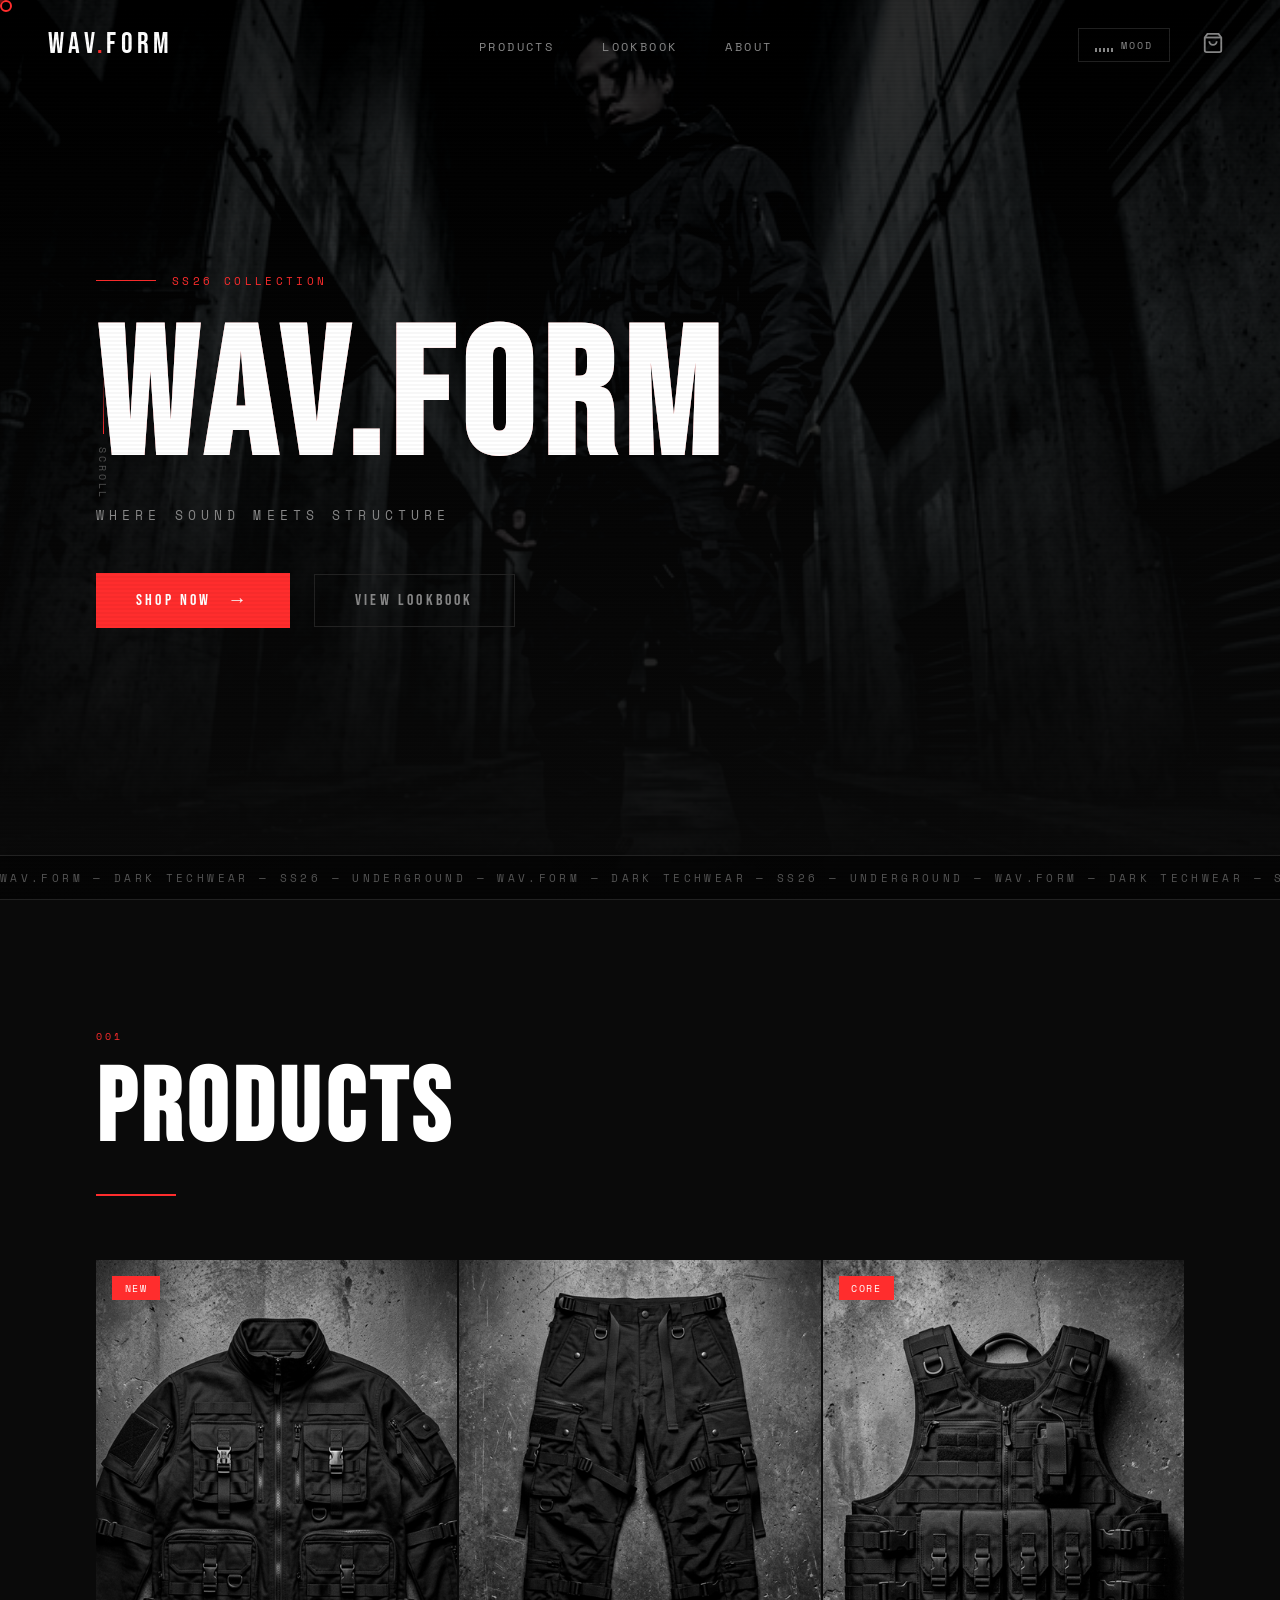
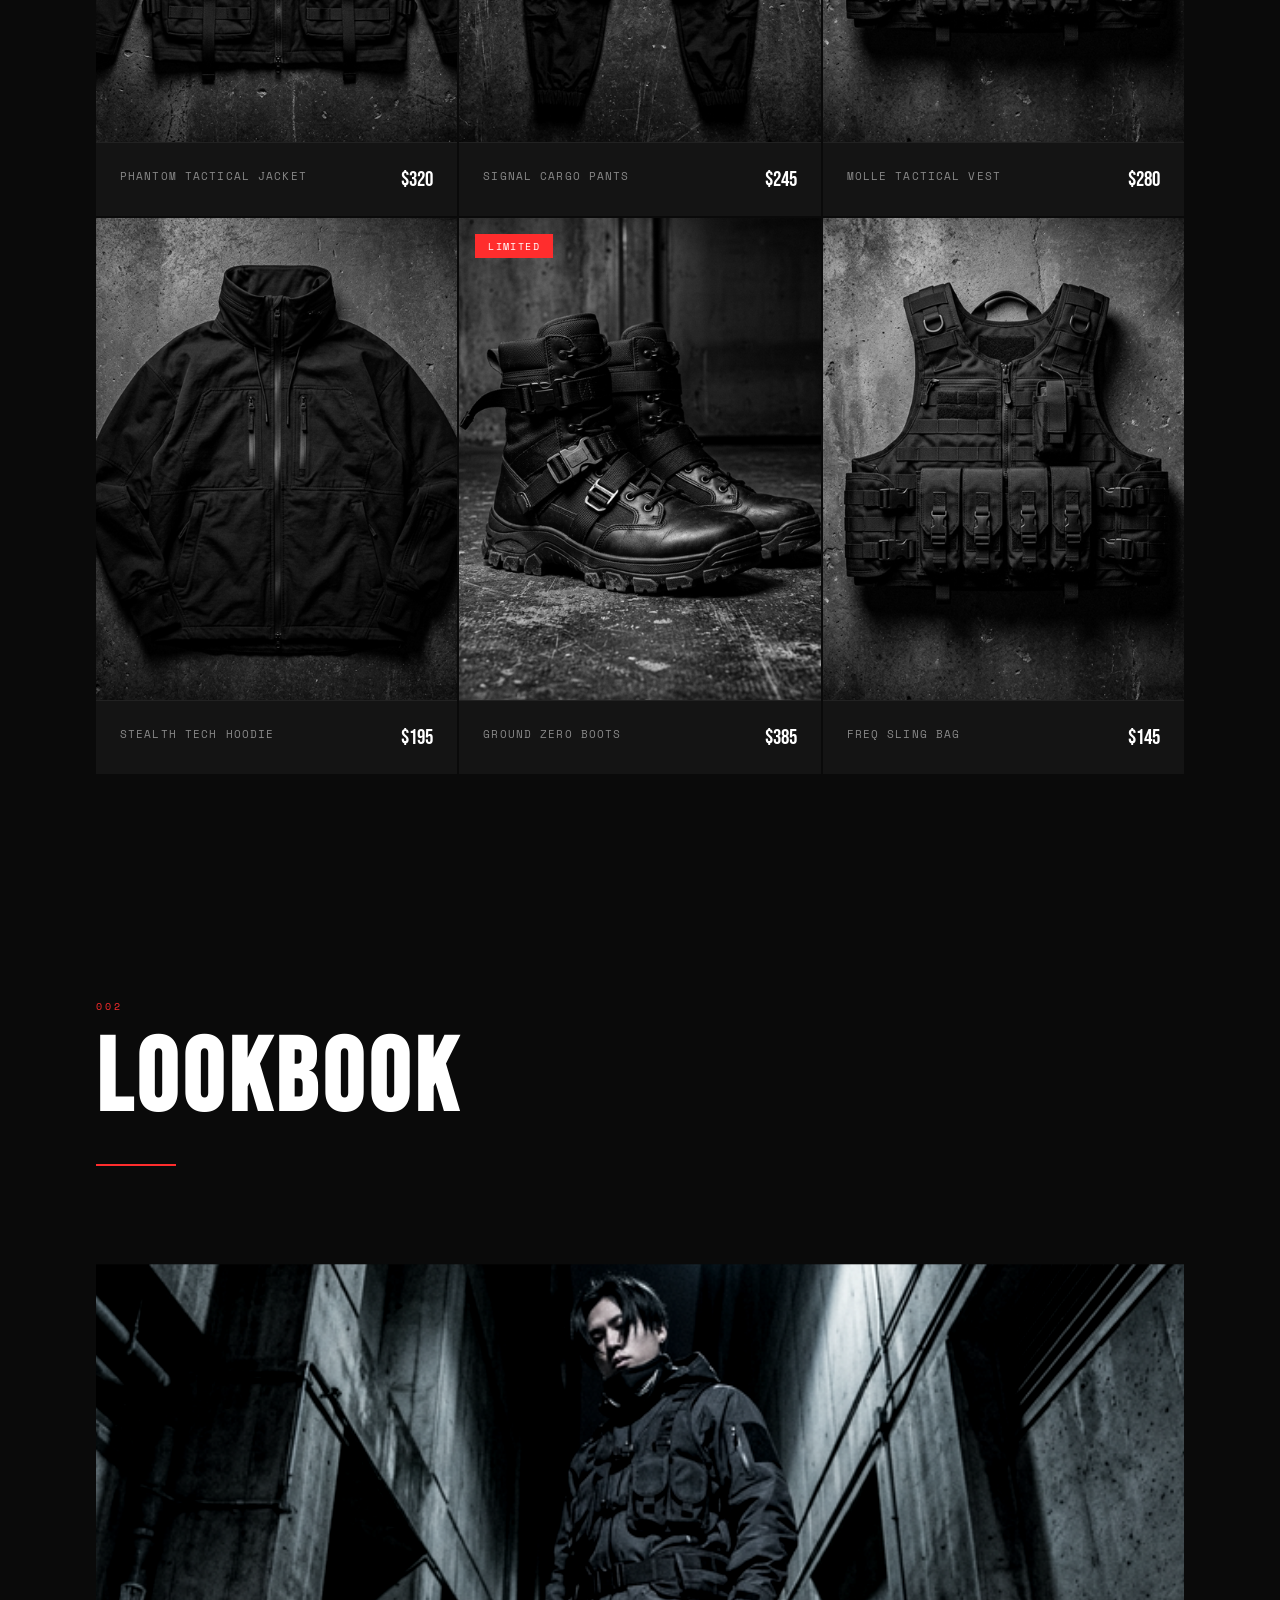
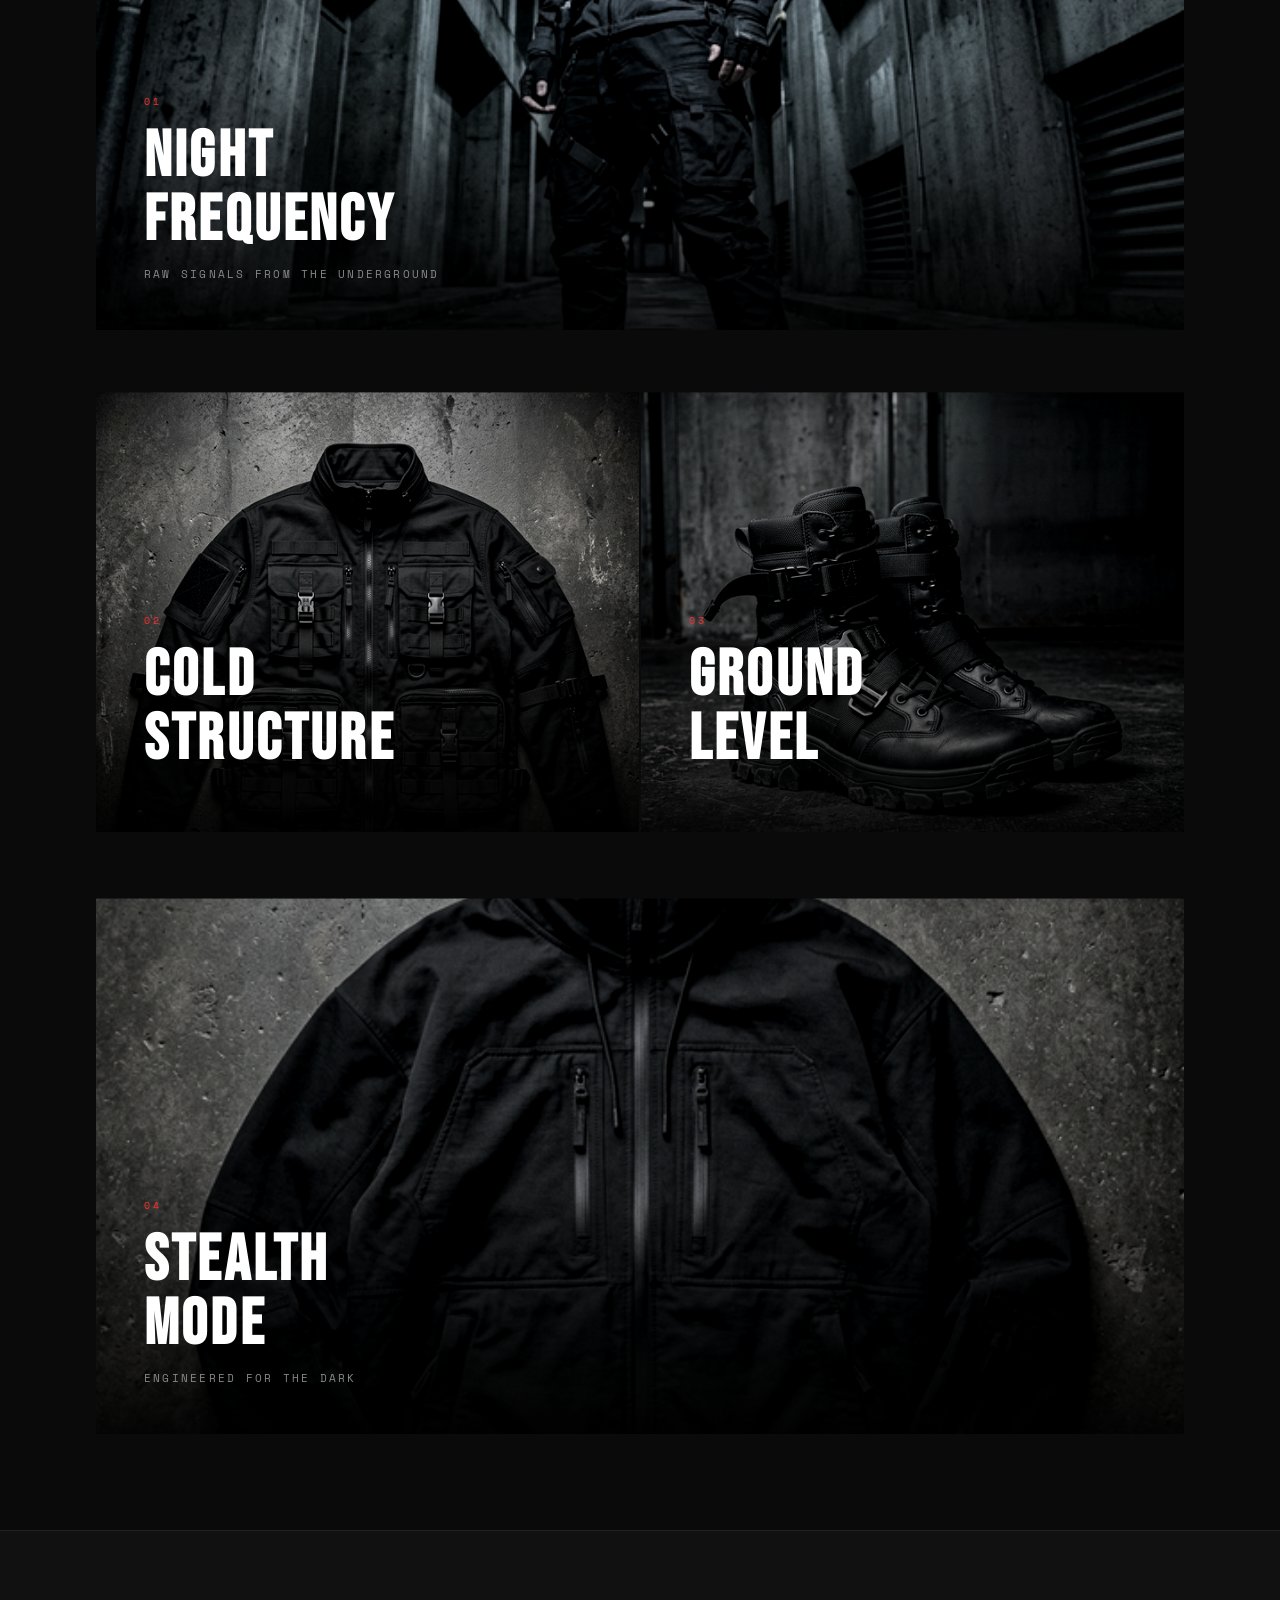
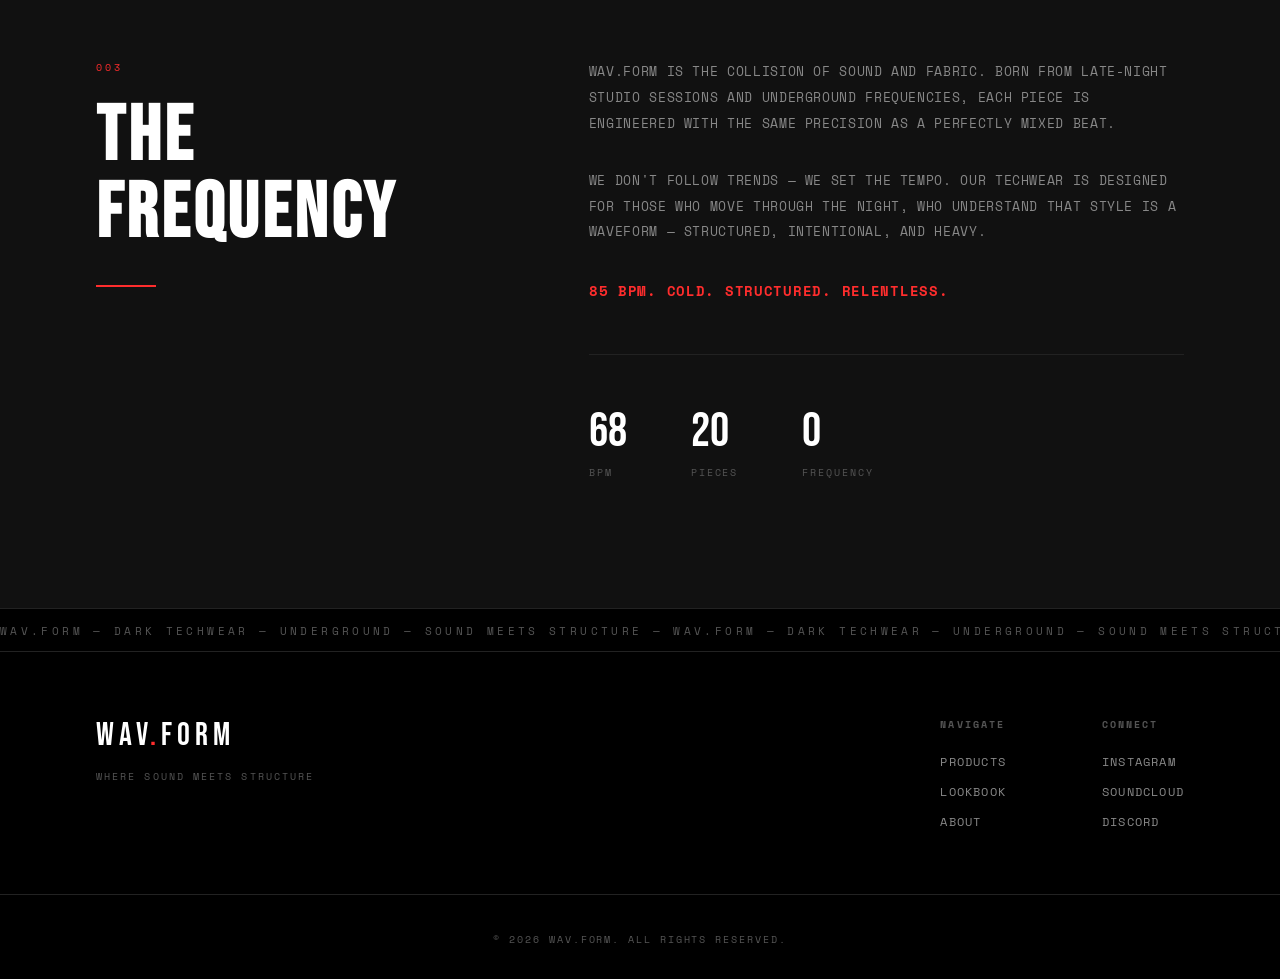
<file: index.html>
<!DOCTYPE html>
<html lang="en">
<head>
    <meta charset="UTF-8">
    <meta name="viewport" content="width=device-width, initial-scale=1.0">
    <title>WAV.FORM — Dark Techwear</title>
    <meta name="description" content="WAV.FORM — Where sound meets structure. Dark techwear clothing for the underground. Brutalist streetwear engineered for the night.">
    <link rel="preconnect" href="https://fonts.googleapis.com">
    <link rel="preconnect" href="https://fonts.gstatic.com" crossorigin>
    <link href="https://fonts.googleapis.com/css2?family=Bebas+Neue&family=Space+Mono:wght@400;700&family=Inter:wght@300;400;600;700&display=swap" rel="stylesheet">
    <link rel="stylesheet" href="styles.css">
</head>
<body>
    <!-- Custom Cursor -->
    <div class="cursor" id="cursor"></div>
    <div class="cursor-trail" id="cursorTrail"></div>

    <!-- Scan Lines Overlay -->
    <div class="scanlines"></div>

    <!-- Loading Screen -->
    <div class="loader" id="loader">
        <div class="loader-inner">
            <div class="loader-glitch" data-text="WAV.FORM">WAV.FORM</div>
            <div class="loader-bar">
                <div class="loader-bar-fill" id="loaderBar"></div>
            </div>
            <div class="loader-text">LOADING FREQUENCY...</div>
        </div>
    </div>

    <!-- Navigation -->
    <nav class="nav" id="nav">
        <div class="nav-inner">
            <a href="#" class="nav-logo" id="navLogo">WAV<span class="accent">.</span>FORM</a>
            <ul class="nav-links" id="navLinks">
                <li><a href="#products" class="nav-link">PRODUCTS</a></li>
                <li><a href="#lookbook" class="nav-link">LOOKBOOK</a></li>
                <li><a href="#about" class="nav-link">ABOUT</a></li>
            </ul>
            <div class="nav-actions">
                <button class="mood-btn" id="moodBtn" aria-label="Toggle audio">
                    <span class="mood-icon">
                        <span class="bar"></span><span class="bar"></span><span class="bar"></span><span class="bar"></span><span class="bar"></span>
                    </span>
                    <span class="mood-label">MOOD</span>
                </button>
                <button class="cart-btn" id="cartBtn" aria-label="Open cart">
                    <svg width="22" height="22" viewBox="0 0 24 24" fill="none" stroke="currentColor" stroke-width="2">
                        <path d="M6 2L3 6v14a2 2 0 002 2h14a2 2 0 002-2V6l-3-4z"></path>
                        <line x1="3" y1="6" x2="21" y2="6"></line>
                        <path d="M16 10a4 4 0 01-8 0"></path>
                    </svg>
                    <span class="cart-count" id="cartCount">0</span>
                </button>
                <button class="hamburger" id="hamburger" aria-label="Menu">
                    <span></span><span></span><span></span>
                </button>
            </div>
        </div>
    </nav>

    <!-- Mobile Menu -->
    <div class="mobile-menu" id="mobileMenu">
        <div class="mobile-menu-inner">
            <a href="#products" class="mobile-link">PRODUCTS</a>
            <a href="#lookbook" class="mobile-link">LOOKBOOK</a>
            <a href="#about" class="mobile-link">ABOUT</a>
        </div>
    </div>

    <!-- Cart Drawer -->
    <div class="cart-overlay" id="cartOverlay"></div>
    <div class="cart-drawer" id="cartDrawer">
        <div class="cart-header">
            <h3 class="cart-title">YOUR BAG</h3>
            <button class="cart-close" id="cartClose" aria-label="Close cart">&times;</button>
        </div>
        <div class="cart-items" id="cartItems">
            <div class="cart-empty" id="cartEmpty">
                <p>YOUR BAG IS EMPTY</p>
                <span>ADD SOME HEAT</span>
            </div>
        </div>
        <div class="cart-footer" id="cartFooter" style="display:none;">
            <div class="cart-total">
                <span>TOTAL</span>
                <span id="cartTotal">$0</span>
            </div>
            <button class="checkout-btn" id="checkoutBtn">CHECKOUT</button>
        </div>
    </div>

    <!-- Hero Section -->
    <section class="hero" id="hero">
        <div class="hero-bg">
            <img src="images/hero.png" alt="WAV.FORM Hero" class="hero-bg-img">
            <div class="hero-overlay"></div>
        </div>
        <div class="hero-content">
            <div class="hero-tag reveal">
                <span class="tag-line"></span>
                <span class="tag-text">SS26 COLLECTION</span>
            </div>
            <h1 class="hero-title">
                <span class="hero-line reveal" data-delay="0.1">
                    <span class="glitch" data-text="WAV.FORM">WAV.FORM</span>
                </span>
            </h1>
            <p class="hero-sub reveal" data-delay="0.3">WHERE SOUND MEETS STRUCTURE</p>
            <div class="hero-cta reveal" data-delay="0.5">
                <a href="#products" class="btn-primary" id="heroShopBtn">
                    <span class="btn-text">SHOP NOW</span>
                    <span class="btn-arrow">→</span>
                </a>
                <a href="#lookbook" class="btn-outline">VIEW LOOKBOOK</a>
            </div>
            <div class="hero-scroll reveal" data-delay="0.7">
                <div class="scroll-line"></div>
                <span class="scroll-text">SCROLL</span>
            </div>
        </div>
        <div class="hero-marquee">
            <div class="marquee-track">
                <span>WAV.FORM — DARK TECHWEAR — SS26 — UNDERGROUND — WAV.FORM — DARK TECHWEAR — SS26 — UNDERGROUND —&nbsp;</span>
                <span>WAV.FORM — DARK TECHWEAR — SS26 — UNDERGROUND — WAV.FORM — DARK TECHWEAR — SS26 — UNDERGROUND —&nbsp;</span>
            </div>
        </div>
    </section>

    <!-- Products Section -->
    <section class="products" id="products">
        <div class="section-header">
            <span class="section-tag reveal">001</span>
            <h2 class="section-title reveal">PRODUCTS</h2>
            <div class="section-line reveal"></div>
        </div>
        <div class="products-grid" id="productsGrid">
            <!-- Products rendered dynamically from products.js -->
        </div>
    </section>

    <!-- Lookbook Section -->
    <section class="lookbook" id="lookbook">
        <div class="section-header">
            <span class="section-tag reveal">002</span>
            <h2 class="section-title reveal">LOOKBOOK</h2>
            <div class="section-line reveal"></div>
        </div>
        <div class="lookbook-grid">
            <div class="lookbook-item lookbook-large reveal">
                <div class="lookbook-img-wrap">
                    <img src="images/hero.png" alt="Lookbook Editorial 1" class="lookbook-img" loading="lazy">
                </div>
                <div class="lookbook-text">
                    <span class="lookbook-num">01</span>
                    <h3 class="lookbook-title">NIGHT<br>FREQUENCY</h3>
                    <p class="lookbook-desc">RAW SIGNALS FROM THE UNDERGROUND</p>
                </div>
            </div>
            <div class="lookbook-item reveal">
                <div class="lookbook-img-wrap">
                    <img src="images/product_jacket.png" alt="Lookbook Editorial 2" class="lookbook-img" loading="lazy">
                </div>
                <div class="lookbook-text">
                    <span class="lookbook-num">02</span>
                    <h3 class="lookbook-title">COLD<br>STRUCTURE</h3>
                </div>
            </div>
            <div class="lookbook-item reveal">
                <div class="lookbook-img-wrap">
                    <img src="images/product_boots.png" alt="Lookbook Editorial 3" class="lookbook-img" loading="lazy">
                </div>
                <div class="lookbook-text">
                    <span class="lookbook-num">03</span>
                    <h3 class="lookbook-title">GROUND<br>LEVEL</h3>
                </div>
            </div>
            <div class="lookbook-item lookbook-wide reveal">
                <div class="lookbook-img-wrap">
                    <img src="images/product_hoodie.png" alt="Lookbook Editorial 4" class="lookbook-img" loading="lazy">
                </div>
                <div class="lookbook-text">
                    <span class="lookbook-num">04</span>
                    <h3 class="lookbook-title">STEALTH<br>MODE</h3>
                    <p class="lookbook-desc">ENGINEERED FOR THE DARK</p>
                </div>
            </div>
        </div>
    </section>

    <!-- About Section -->
    <section class="about" id="about">
        <div class="about-inner">
            <div class="about-left reveal">
                <span class="section-tag">003</span>
                <h2 class="about-title">THE<br>FREQUENCY</h2>
                <div class="about-line"></div>
            </div>
            <div class="about-right reveal" data-delay="0.2">
                <p class="about-text">
                    WAV.FORM IS THE COLLISION OF SOUND AND FABRIC. BORN FROM LATE-NIGHT STUDIO SESSIONS AND UNDERGROUND FREQUENCIES, EACH PIECE IS ENGINEERED WITH THE SAME PRECISION AS A PERFECTLY MIXED BEAT.
                </p>
                <p class="about-text">
                    WE DON'T FOLLOW TRENDS — WE SET THE TEMPO. OUR TECHWEAR IS DESIGNED FOR THOSE WHO MOVE THROUGH THE NIGHT, WHO UNDERSTAND THAT STYLE IS A WAVEFORM — STRUCTURED, INTENTIONAL, AND HEAVY.
                </p>
                <p class="about-text accent-text">
                    85 BPM. COLD. STRUCTURED. RELENTLESS.
                </p>
                <div class="about-stats">
                    <div class="stat">
                        <span class="stat-num" data-count="85">0</span>
                        <span class="stat-label">BPM</span>
                    </div>
                    <div class="stat">
                        <span class="stat-num" data-count="26">0</span>
                        <span class="stat-label">PIECES</span>
                    </div>
                    <div class="stat">
                        <span class="stat-num" data-count="1">0</span>
                        <span class="stat-label">FREQUENCY</span>
                    </div>
                </div>
            </div>
        </div>
    </section>

    <!-- Footer -->
    <footer class="footer">
        <div class="footer-marquee">
            <div class="marquee-track marquee-reverse">
                <span>WAV.FORM — DARK TECHWEAR — UNDERGROUND — SOUND MEETS STRUCTURE — WAV.FORM — DARK TECHWEAR — UNDERGROUND — SOUND MEETS STRUCTURE —&nbsp;</span>
                <span>WAV.FORM — DARK TECHWEAR — UNDERGROUND — SOUND MEETS STRUCTURE — WAV.FORM — DARK TECHWEAR — UNDERGROUND — SOUND MEETS STRUCTURE —&nbsp;</span>
            </div>
        </div>
        <div class="footer-inner">
            <div class="footer-left">
                <a href="#" class="footer-logo">WAV<span class="accent">.</span>FORM</a>
                <p class="footer-tagline">WHERE SOUND MEETS STRUCTURE</p>
            </div>
            <div class="footer-links">
                <div class="footer-col">
                    <h4>NAVIGATE</h4>
                    <a href="#products">PRODUCTS</a>
                    <a href="#lookbook">LOOKBOOK</a>
                    <a href="#about">ABOUT</a>
                </div>
                <div class="footer-col">
                    <h4>CONNECT</h4>
                    <a href="#">INSTAGRAM</a>
                    <a href="#">SOUNDCLOUD</a>
                    <a href="#">DISCORD</a>
                </div>
            </div>
        </div>
        <div class="footer-bottom">
            <span>&copy; 2026 WAV.FORM. ALL RIGHTS RESERVED.</span>
        </div>
    </footer>

    <!-- Audio element (placeholder) -->
    <audio id="bgAudio" loop preload="none">
        <!-- User can add their own beat here -->
    </audio>

    <script src="products.js"></script>
    <script src="script.js"></script>
</body>
</html>
</file>
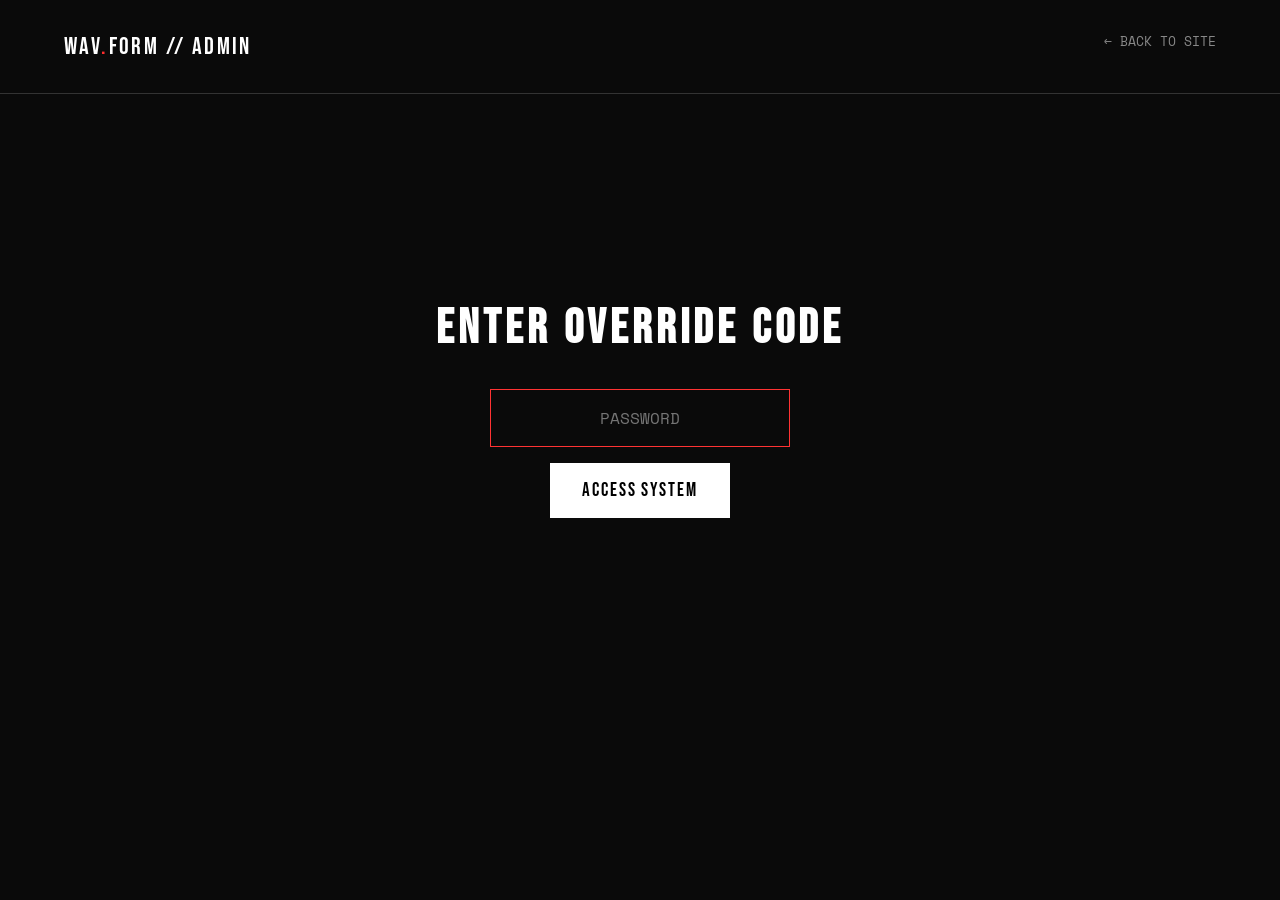
<file: admin.html>
<!DOCTYPE html>
<html lang="en">
<head>
    <meta charset="UTF-8">
    <meta name="viewport" content="width=device-width, initial-scale=1.0">
    <title>WAV.FORM — Base Control</title>
    <link rel="preconnect" href="https://fonts.googleapis.com">
    <link rel="preconnect" href="https://fonts.gstatic.com" crossorigin>
    <link href="https://fonts.googleapis.com/css2?family=Bebas+Neue&family=Space+Mono:wght@400;700&family=Inter:wght@300;400;600;700&display=swap" rel="stylesheet">
    <link rel="stylesheet" href="styles.css">
    <style>
        /* Admin-specific overrides */
        body { background: #0a0a0a; color: #fff; }
        .admin-nav { display: flex; justify-content: space-between; padding: 2rem 4rem; border-bottom: 1px solid #333; }
        .admin-nav-logo { font-family: 'Bebas Neue', display; font-size: 1.5rem; text-decoration: none; color: #fff; letter-spacing: 0.1em; }
        .admin-container { max-width: 1200px; margin: 0 auto; padding: 4rem 2rem; }
        
        /* Login Gate */
        #loginGate { display: flex; flex-direction: column; align-items: center; justify-content: center; height: 70vh; }
        #loginGate h2 { font-family: 'Bebas Neue', display; font-size: 3rem; margin-bottom: 2rem; letter-spacing: 0.1em; }
        #loginGate input { padding: 1rem; background: transparent; border: 1px solid #333; color: #fff; font-family: 'Space Mono', monospace; width: 300px; font-size: 1rem; margin-bottom: 1rem; text-align: center; }
        #loginGate input:focus { outline: none; border-color: #ff3333; }
        #loginGate button { padding: 1rem 2rem; background: #fff; color: #000; border: none; font-family: 'Bebas Neue', display; font-size: 1.2rem; cursor: pointer; letter-spacing: 0.1em; transition: 0.3s; }
        #loginGate button:hover { background: #ff3333; color: #fff; }
        #loginError { color: #ff3333; font-family: 'Space Mono', monospace; font-size: 0.8rem; margin-top: 1rem; display: none; }

        /* Dashboard */
        #adminDashboard { display: none; }
        .admin-header { display: flex; justify-content: space-between; align-items: flex-end; margin-bottom: 3rem; }
        .admin-title { font-family: 'Bebas Neue', display; font-size: 3rem; margin: 0; letter-spacing: 0.05em; }
        .btn-admin { padding: 0.8rem 1.5rem; background: #ff3333; color: #fff; border: none; font-family: 'Space Mono', monospace; font-size: 0.8rem; cursor: pointer; transition: 0.3s; letter-spacing: 0.1em; }
        .btn-admin:hover { background: #fff; color: #000; }

        /* Table */
        .admin-table { width: 100%; border-collapse: collapse; font-family: 'Space Mono', monospace; font-size: 0.85rem; }
        .admin-table th, .admin-table td { padding: 1rem; text-align: left; border-bottom: 1px solid #222; }
        .admin-table th { color: #888; letter-spacing: 0.1em; font-weight: normal; }
        .admin-table td img { width: 40px; height: 50px; object-fit: cover; vertical-align: middle; margin-right: 1rem; filter: grayscale(100%); }
        .table-actions { display: flex; gap: 1rem; }
        .table-actions button { background: none; border: none; color: #888; cursor: pointer; font-family: 'Space Mono', monospace; text-decoration: underline; transition: color 0.2s; }
        .table-actions button:hover { color: #fff; }
        .btn-delete:hover { color: #ff3333 !important; }

        /* Modal */
        .modal-overlay { position: fixed; top: 0; left: 0; width: 100%; height: 100%; background: rgba(0,0,0,0.9); display: none; justify-content: center; align-items: flex-start; z-index: 100; overflow-y: auto; padding: 4rem 1rem; }
        .modal-overlay.active { display: flex; }
        .modal { background: #111; width: 100%; max-width: 600px; border: 1px solid #333; }
        .modal-header { display: flex; justify-content: space-between; padding: 1.5rem 2rem; border-bottom: 1px solid #333; }
        .modal-title { font-family: 'Bebas Neue', display; font-size: 2rem; margin: 0; letter-spacing: 0.05em; }
        .modal-close { background: none; border: none; color: #fff; font-size: 1.5rem; cursor: pointer; font-family: 'Space Mono', monospace; }
        .modal-body { padding: 2rem; display: flex; flex-direction: column; gap: 1.5rem; }
        
        .form-group { display: flex; flex-direction: column; gap: 0.5rem; }
        .form-label { font-family: 'Space Mono', monospace; font-size: 0.7rem; color: #888; letter-spacing: 0.1em; }
        .form-input { padding: 1rem; background: #0a0a0a; border: 1px solid #333; color: #fff; font-family: 'Inter', sans-serif; font-size: 0.9rem; }
        .form-input:focus { outline: none; border-color: #ff3333; }
        textarea.form-input { min-height: 100px; resize: vertical; }
        
        .modal-footer { padding: 1.5rem 2rem; border-top: 1px solid #333; display: flex; justify-content: flex-end; gap: 1rem; }
        .btn-cancel { padding: 0.8rem 1.5rem; background: transparent; color: #fff; border: 1px solid #333; font-family: 'Space Mono', monospace; font-size: 0.8rem; cursor: pointer; }
        .btn-save { padding: 0.8rem 1.5rem; background: #fff; color: #000; border: none; font-family: 'Space Mono', monospace; font-size: 0.8rem; cursor: pointer; }
    </style>
</head>
<body>
    <nav class="admin-nav">
        <a href="index.html" class="admin-nav-logo">WAV<span class="accent">.</span>FORM // ADMIN</a>
        <a href="index.html" style="color:#888; font-family:'Space Mono'; text-decoration:none; font-size:0.8rem;">← BACK TO SITE</a>
    </nav>

    <!-- Login Gate -->
    <div id="loginGate">
        <h2>ENTER OVERRIDE CODE</h2>
        <input type="password" id="adminPass" placeholder="PASSWORD" autofocus>
        <button id="loginBtn">ACCESS SYSTEM</button>
        <div id="loginError">ACCESS DENIED.</div>
    </div>

    <!-- Admin Dashboard -->
    <div class="admin-container" id="adminDashboard">
        <div class="admin-header">
            <h1 class="admin-title">BASE CONTROL</h1>
            <div style="display: flex; gap: 1rem;">
                <button class="btn-cancel" id="resetBtn" style="font-size: 0.7rem;">RESET TO DEFAULT DB</button>
                <button class="btn-admin" id="addNewBtn">+ NEW ASSET</button>
            </div>
        </div>

        <table class="admin-table">
            <thead>
                <tr>
                    <th>ITEM</th>
                    <th>SLUG</th>
                    <th>PRICE</th>
                    <th>STYLE TAG</th>
                    <th>ACTIONS</th>
                </tr>
            </thead>
            <tbody id="productTableBody">
                <!-- Populated by JS -->
            </tbody>
        </table>
    </div>

    <!-- Edit/Add Modal -->
    <div class="modal-overlay" id="productModal">
        <div class="modal">
            <div class="modal-header">
                <h3 class="modal-title" id="modalTitle">ADD NEW ASSET</h3>
                <button class="modal-close" id="modalClose">×</button>
            </div>
            <div class="modal-body">
                <input type="hidden" id="formSlug">
                
                <div class="form-group">
                    <label class="form-label">PRODUCT NAME</label>
                    <input type="text" class="form-input" id="formName" placeholder="e.g. TACTICAL CARGO V2">
                </div>
                
                <div style="display: grid; grid-template-columns: 1fr 1fr; gap: 1.5rem;">
                    <div class="form-group">
                        <label class="form-label">PRICE (USD)</label>
                        <input type="number" class="form-input" id="formPrice" placeholder="0">
                    </div>
                    <div class="form-group">
                        <label class="form-label">TAG (OPTIONAL)</label>
                        <input type="text" class="form-input" id="formTag" placeholder="NEW, CORE, LIMITED">
                    </div>
                </div>

                <div class="form-group">
                    <label class="form-label">IMAGE PATH OR URL</label>
                    <input type="text" class="form-input" id="formImage" placeholder="images/filename.png or https://...">
                </div>

                <div class="form-group">
                    <label class="form-label">SIZES (COMMA SEPARATED)</label>
                    <input type="text" class="form-input" id="formSizes" placeholder="S, M, L, XL">
                </div>

                <div class="form-group">
                    <label class="form-label">MAIN DESCRIPTION</label>
                    <textarea class="form-input" id="formDesc" placeholder="Enter product description here..."></textarea>
                </div>

                <div class="form-group">
                    <label class="form-label">MATERIAL</label>
                    <input type="text" class="form-input" id="formMaterial" placeholder="100% Cotton">
                </div>
                <div class="form-group">
                    <label class="form-label">FIT PROFILE</label>
                    <input type="text" class="form-input" id="formFit" placeholder="Oversized drop shoulder">
                </div>
                <div class="form-group">
                    <label class="form-label">CARE INSTRUCTIONS</label>
                    <input type="text" class="form-input" id="formCare" placeholder="Machine wash cold">
                </div>
            </div>
            <div class="modal-footer">
                <button class="btn-cancel" id="modalCancel">CANCEL</button>
                <button class="btn-save" id="modalSave">SAVE ASSET</button>
            </div>
        </div>
    </div>

    <script src="products.js"></script>
    <script>
        document.addEventListener('DOMContentLoaded', () => {
            // --- Login Gate ---
            const loginGate = document.getElementById('loginGate');
            const dashboard = document.getElementById('adminDashboard');
            const passInput = document.getElementById('adminPass');
            const loginBtn = document.getElementById('loginBtn');
            const loginError = document.getElementById('loginError');

            // Quick check if already logged in this session
            if (sessionStorage.getItem('wavform_admin') === 'true') {
                showDashboard();
            }

            function attemptLogin() {
                if (passInput.value === 'wavform2026') {
                    sessionStorage.setItem('wavform_admin', 'true');
                    showDashboard();
                } else {
                    loginError.style.display = 'block';
                    passInput.value = '';
                }
            }

            loginBtn.addEventListener('click', attemptLogin);
            passInput.addEventListener('keypress', (e) => {
                if (e.key === 'Enter') attemptLogin();
            });

            function showDashboard() {
                loginGate.style.display = 'none';
                dashboard.style.display = 'block';
                renderTable();
            }

            // --- Table Rendering ---
            const tbody = document.getElementById('productTableBody');

            function renderTable() {
                const products = getProducts();
                tbody.innerHTML = '';
                
                products.forEach(p => {
                    const tr = document.createElement('tr');
                    tr.innerHTML = `
                        <td>
                            <div style="display:flex; align-items:center;">
                                <img src="${p.image}" alt="${p.name}">
                                <strong>${p.name}</strong>
                            </div>
                        </td>
                        <td style="color:#666;">${p.slug}</td>
                        <td>$${p.price}</td>
                        <td>${p.tag ? `<span style="background:#333; padding:0.2rem 0.5rem; font-size:0.7rem;">${p.tag}</span>` : '—'}</td>
                        <td class="table-actions">
                            <button onclick="window.editProduct('${p.slug}')">EDIT</button>
                            <button class="btn-delete" onclick="window.deleteProductViaAdmin('${p.slug}')">DELETE</button>
                            <button onclick="window.open('product.html?slug=${p.slug}','_blank')">VIEW ↗</button>
                        </td>
                    `;
                    tbody.appendChild(tr);
                });
            }

            // --- Modal Logic ---
            const modal = document.getElementById('productModal');
            let isEditing = false;

            document.getElementById('addNewBtn').addEventListener('click', () => {
                isEditing = false;
                document.getElementById('modalTitle').textContent = 'ADD NEW ASSET';
                clearForm();
                modal.classList.add('active');
            });

            document.getElementById('modalClose').addEventListener('click', () => modal.classList.remove('active'));
            document.getElementById('modalCancel').addEventListener('click', () => modal.classList.remove('active'));

            window.editProduct = (slug) => {
                isEditing = true;
                const p = getProductBySlug(slug);
                document.getElementById('modalTitle').textContent = 'EDIT ASSET // ' + p.slug;
                
                document.getElementById('formSlug').value = p.slug;
                document.getElementById('formName').value = p.name;
                document.getElementById('formPrice').value = p.price;
                document.getElementById('formTag').value = p.tag || '';
                document.getElementById('formImage').value = p.image;
                document.getElementById('formSizes').value = p.sizes.join(', ');
                document.getElementById('formDesc').value = p.description;
                document.getElementById('formMaterial').value = p.details?.material || '';
                document.getElementById('formFit').value = p.details?.fit || '';
                document.getElementById('formCare').value = p.details?.care || '';
                
                modal.classList.add('active');
            };

            window.deleteProductViaAdmin = (slug) => {
                if(confirm('WARNING: Are you sure you want to permanently delete ' + slug + '?')) {
                    deleteProduct(slug);
                    renderTable();
                }
            };

            document.getElementById('resetBtn').addEventListener('click', () => {
                if(confirm('CRITICAL WARNING: This will erase all custom products and restore the default 6 items. Proceed?')) {
                    resetProducts();
                    renderTable();
                }
            });

            document.getElementById('modalSave').addEventListener('click', () => {
                const pData = {
                    name: document.getElementById('formName').value.trim(),
                    price: parseFloat(document.getElementById('formPrice').value) || 0,
                    image: document.getElementById('formImage').value.trim() || 'images/hero.png',
                    tag: document.getElementById('formTag').value.trim(),
                    description: document.getElementById('formDesc').value.trim(),
                    sizes: document.getElementById('formSizes').value.split(',').map(s => s.trim()).filter(s => s),
                    details: {
                        material: document.getElementById('formMaterial').value.trim(),
                        fit: document.getElementById('formFit').value.trim(),
                        care: document.getElementById('formCare').value.trim()
                    }
                };

                if (!pData.name) { alert('Product name required.'); return; }

                if (isEditing) {
                    const slug = document.getElementById('formSlug').value;
                    updateProduct(slug, pData);
                } else {
                    addProduct(pData);
                }

                modal.classList.remove('active');
                renderTable();
            });

            function clearForm() {
                document.querySelectorAll('.form-input').forEach(i => i.value = '');
                document.getElementById('formSlug').value = '';
                document.getElementById('formSizes').value = 'S, M, L, XL';
            }
        });
    </script>
</body>
</html>
</file>
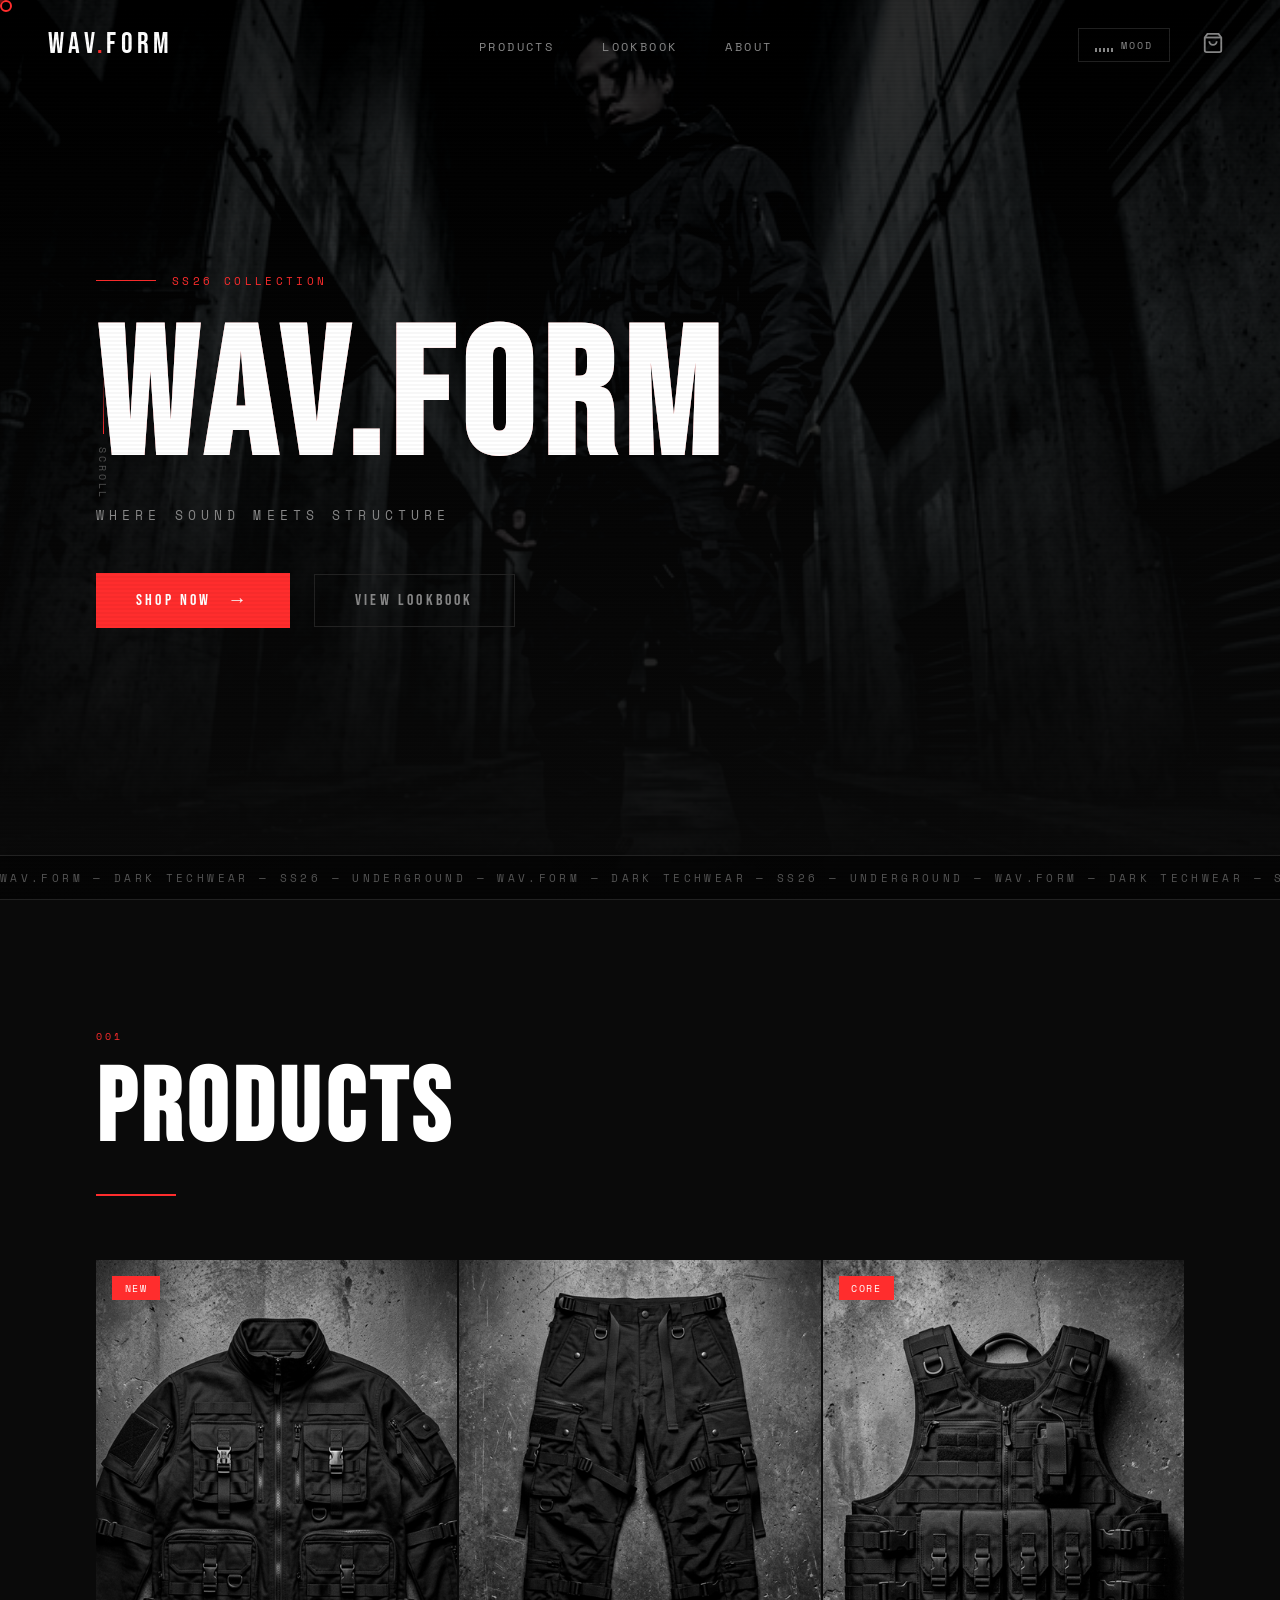
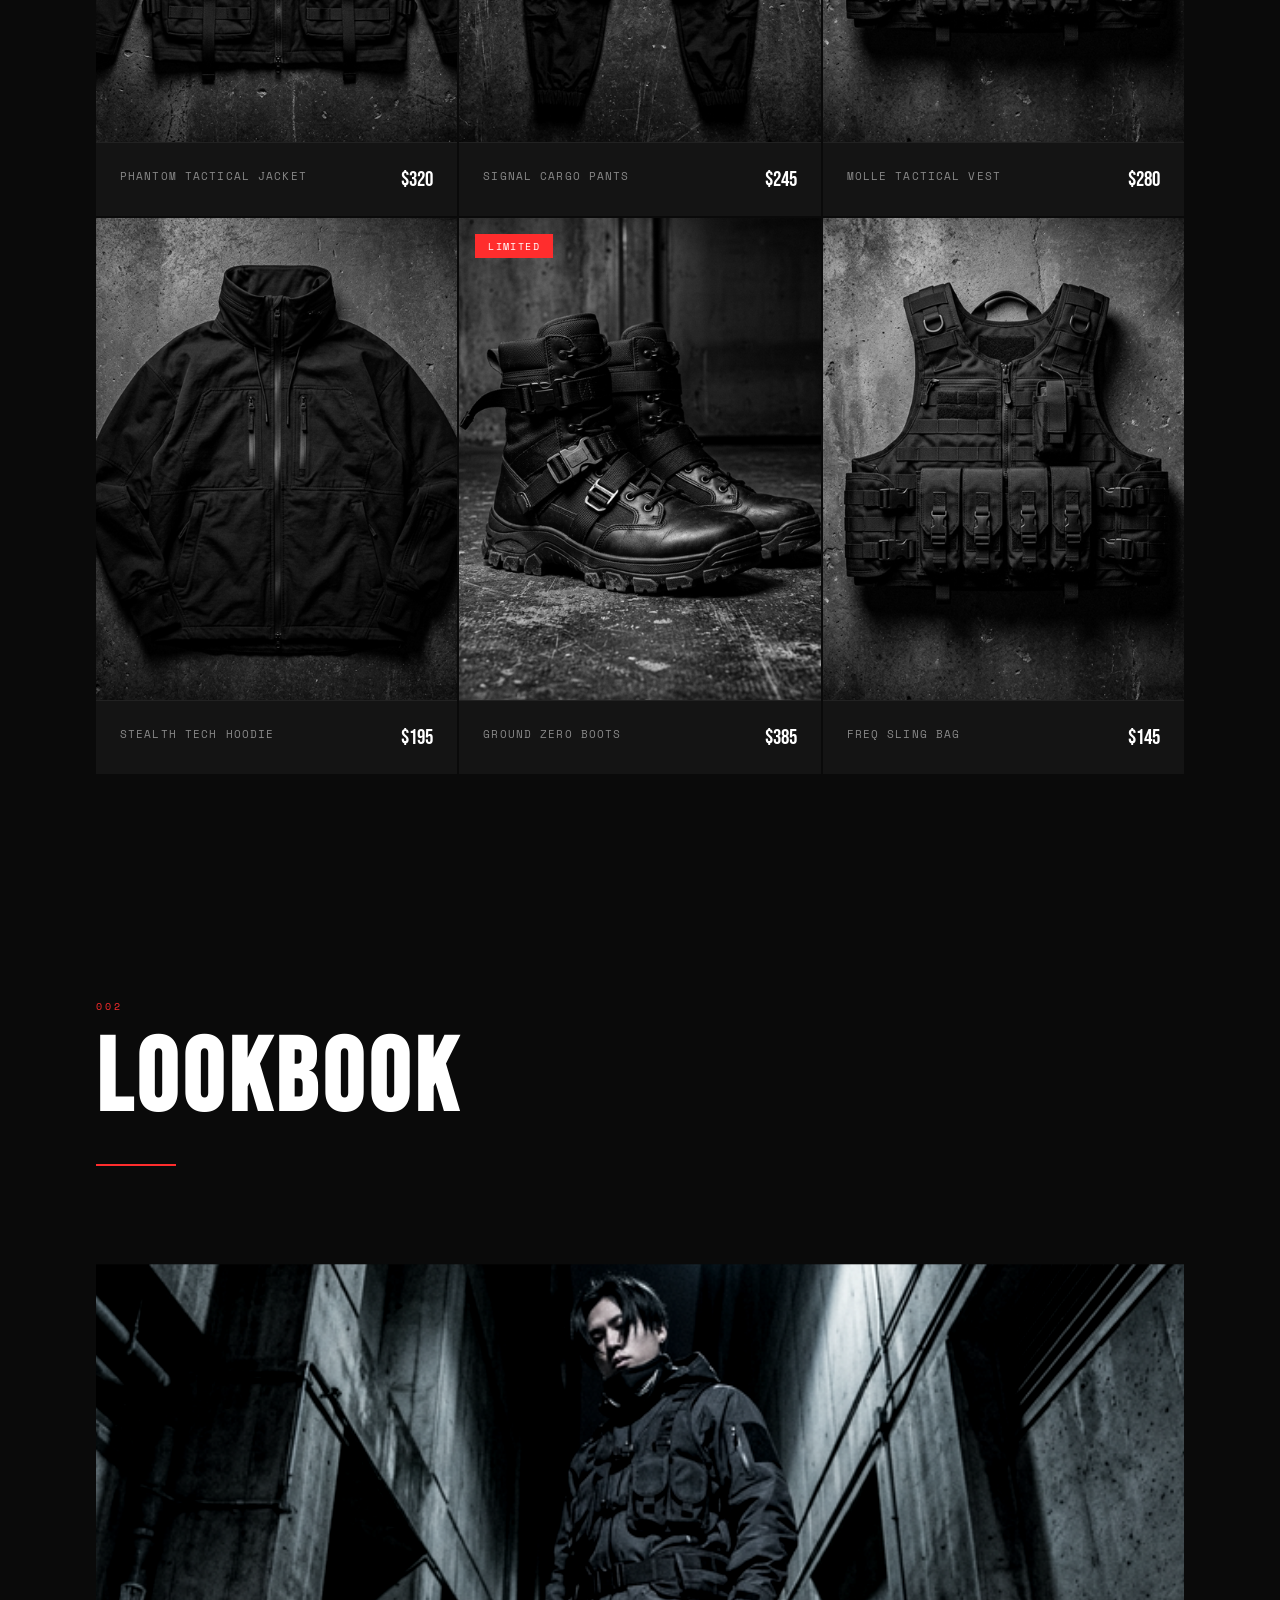
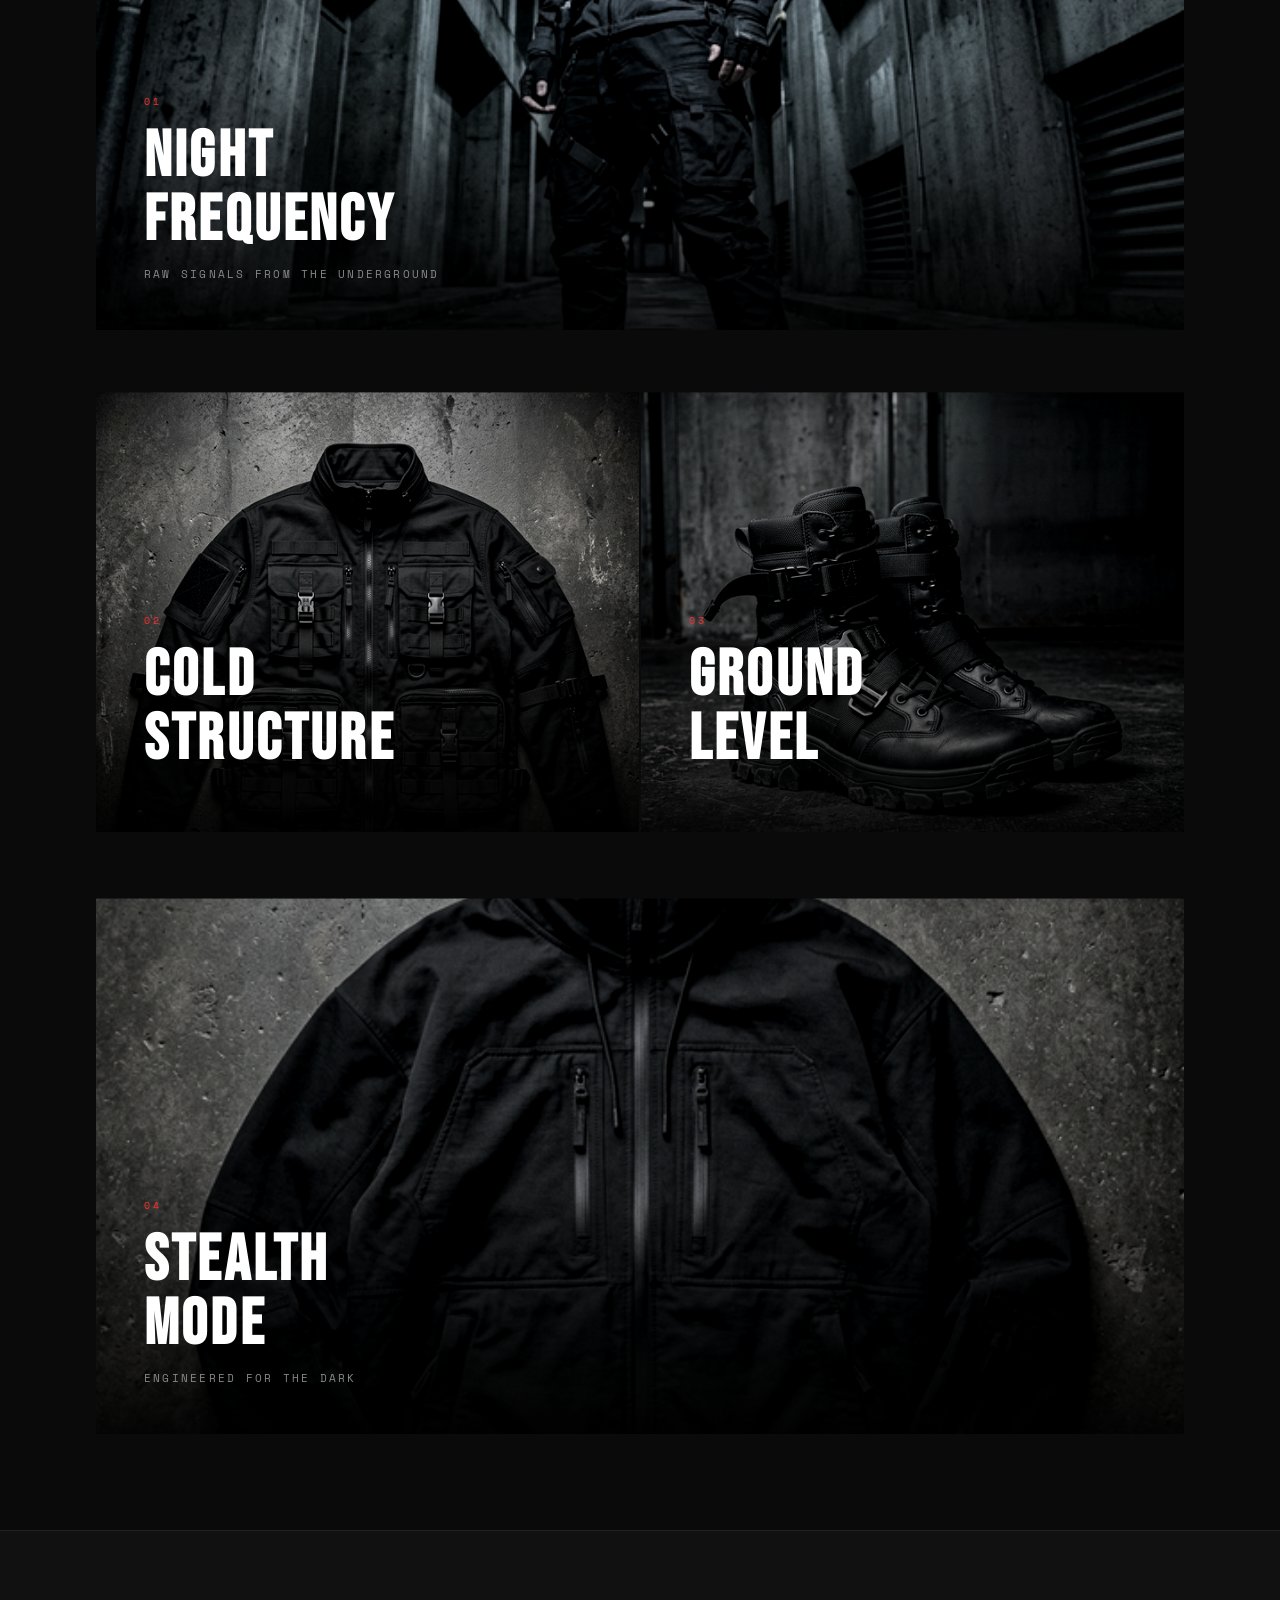
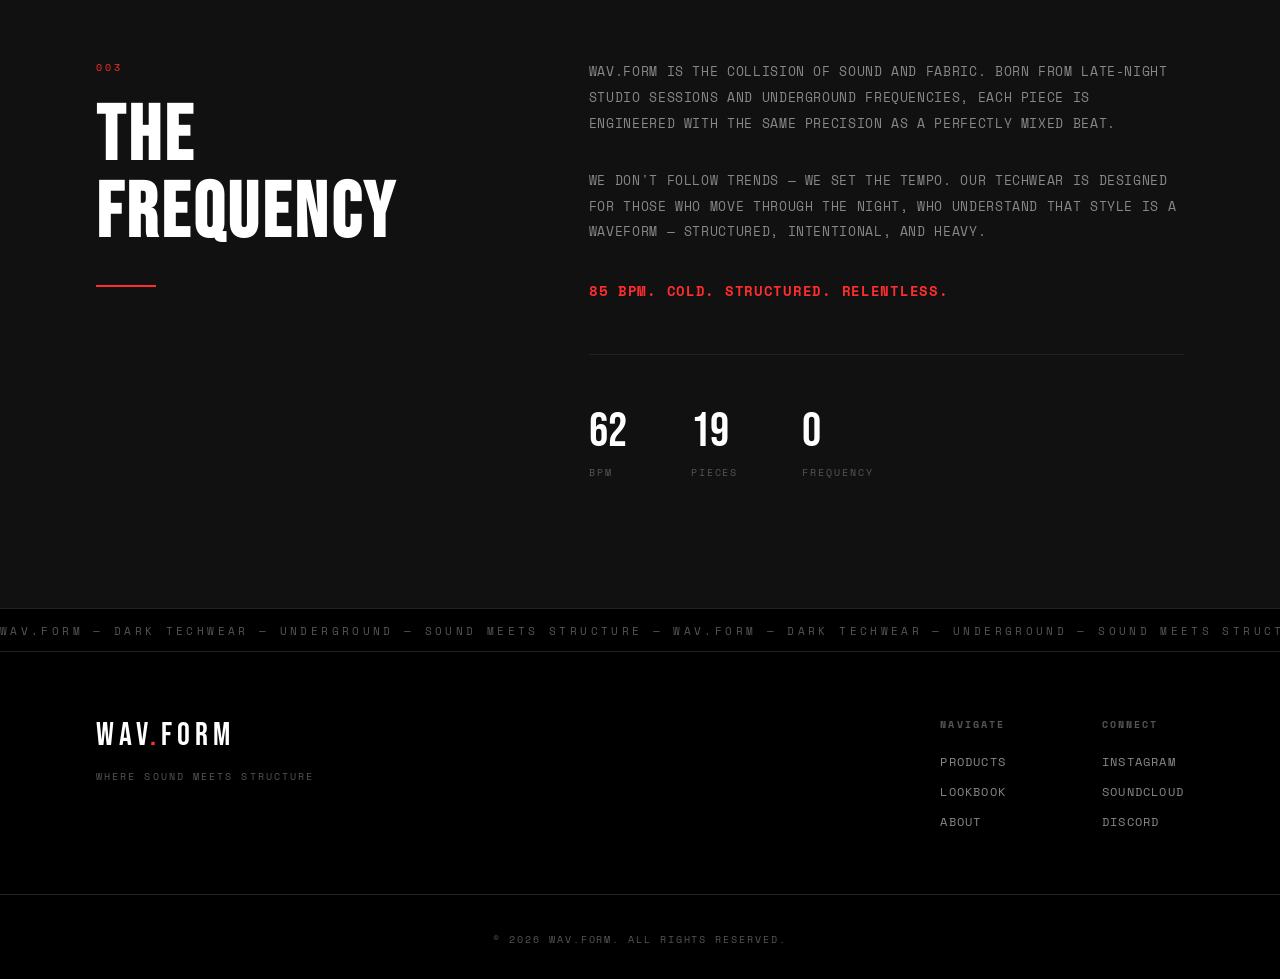
<file: product.html>
<!DOCTYPE html>
<html lang="en">
<head>
    <meta charset="UTF-8">
    <meta name="viewport" content="width=device-width, initial-scale=1.0">
    <title>WAV.FORM — Product</title>
    <meta name="description" content="WAV.FORM — Dark techwear clothing for the underground.">
    <link rel="preconnect" href="https://fonts.googleapis.com">
    <link rel="preconnect" href="https://fonts.gstatic.com" crossorigin>
    <link href="https://fonts.googleapis.com/css2?family=Bebas+Neue&family=Space+Mono:wght@400;700&family=Inter:wght@300;400;600;700&display=swap" rel="stylesheet">
    <link rel="stylesheet" href="styles.css">
</head>
<body>
    <!-- Custom Cursor -->
    <div class="cursor" id="cursor"></div>
    <div class="cursor-trail" id="cursorTrail"></div>
    <div class="scanlines"></div>

    <!-- Navigation -->
    <nav class="nav scrolled" id="nav">
        <div class="nav-inner">
            <a href="index.html" class="nav-logo">WAV<span class="accent">.</span>FORM</a>
            <ul class="nav-links">
                <li><a href="index.html#products" class="nav-link">PRODUCTS</a></li>
                <li><a href="index.html#lookbook" class="nav-link">LOOKBOOK</a></li>
                <li><a href="index.html#about" class="nav-link">ABOUT</a></li>
            </ul>
            <div class="nav-actions">
                <button class="cart-btn" id="cartBtn" aria-label="Open cart">
                    <svg width="22" height="22" viewBox="0 0 24 24" fill="none" stroke="currentColor" stroke-width="2">
                        <path d="M6 2L3 6v14a2 2 0 002 2h14a2 2 0 002-2V6l-3-4z"></path>
                        <line x1="3" y1="6" x2="21" y2="6"></line>
                        <path d="M16 10a4 4 0 01-8 0"></path>
                    </svg>
                    <span class="cart-count" id="cartCount">0</span>
                </button>
                <button class="hamburger" id="hamburger" aria-label="Menu">
                    <span></span><span></span><span></span>
                </button>
            </div>
        </div>
    </nav>

    <!-- Mobile Menu -->
    <div class="mobile-menu" id="mobileMenu">
        <div class="mobile-menu-inner">
            <a href="index.html#products" class="mobile-link">PRODUCTS</a>
            <a href="index.html#lookbook" class="mobile-link">LOOKBOOK</a>
            <a href="index.html#about" class="mobile-link">ABOUT</a>
        </div>
    </div>

    <!-- Cart Drawer -->
    <div class="cart-overlay" id="cartOverlay"></div>
    <div class="cart-drawer" id="cartDrawer">
        <div class="cart-header">
            <h3 class="cart-title">YOUR BAG</h3>
            <button class="cart-close" id="cartClose" aria-label="Close cart">&times;</button>
        </div>
        <div class="cart-items" id="cartItems">
            <div class="cart-empty" id="cartEmpty">
                <p>YOUR BAG IS EMPTY</p>
                <span>ADD SOME HEAT</span>
            </div>
        </div>
        <div class="cart-footer" id="cartFooter" style="display:none;">
            <div class="cart-total">
                <span>TOTAL</span>
                <span id="cartTotal">$0</span>
            </div>
            <button class="checkout-btn" id="checkoutBtn">CHECKOUT</button>
        </div>
    </div>

    <!-- Breadcrumb -->
    <div class="pdp-breadcrumb">
        <a href="index.html">HOME</a>
        <span class="breadcrumb-sep">→</span>
        <a href="index.html#products">PRODUCTS</a>
        <span class="breadcrumb-sep">→</span>
        <span id="breadcrumbName">PRODUCT</span>
    </div>

    <!-- Product Detail -->
    <section class="pdp" id="pdp">
        <div class="pdp-inner">
            <!-- Left: Image Gallery -->
            <div class="pdp-gallery">
                <div class="pdp-main-img-wrap">
                    <img src="" alt="" class="pdp-main-img" id="pdpMainImg">
                    <span class="product-tag pdp-tag" id="pdpTag" style="display:none;"></span>
                </div>
            </div>

            <!-- Right: Product Info -->
            <div class="pdp-info">
                <span class="pdp-category">WAV.FORM TECHWEAR</span>
                <h1 class="pdp-name" id="pdpName"></h1>
                <div class="pdp-price-row">
                    <span class="pdp-price" id="pdpPrice"></span>
                    <span class="pdp-shipping-note">FREE SHIPPING OVER $300</span>
                </div>

                <!-- Size Selector -->
                <div class="pdp-sizes">
                    <span class="pdp-label">SELECT SIZE</span>
                    <div class="pdp-size-options" id="pdpSizes"></div>
                </div>

                <!-- Add to Cart -->
                <div class="pdp-actions">
                    <button class="pdp-add-btn" id="pdpAddBtn">
                        <span>ADD TO BAG</span>
                    </button>
                </div>

                <!-- Expandable: Description -->
                <div class="pdp-accordion">
                    <button class="pdp-accordion-header active" data-target="descPanel">
                        <span>DESCRIPTION & FIT</span>
                        <span class="accordion-icon">−</span>
                    </button>
                    <div class="pdp-accordion-panel active" id="descPanel">
                        <p class="pdp-desc" id="pdpDesc"></p>
                        <div class="pdp-details-grid" id="pdpDetails"></div>
                    </div>
                </div>

                <div class="pdp-accordion">
                    <button class="pdp-accordion-header" data-target="shipPanel">
                        <span>SHIPPING</span>
                        <span class="accordion-icon">+</span>
                    </button>
                    <div class="pdp-accordion-panel" id="shipPanel">
                        <div class="pdp-shipping-info">
                            <div class="ship-row">
                                <span class="ship-label">DELIVERY TIME</span>
                                <span class="ship-value">3-5 WORKING DAYS</span>
                            </div>
                            <div class="ship-row">
                                <span class="ship-label">SHIPPING</span>
                                <span class="ship-value">FREE OVER $300</span>
                            </div>
                            <div class="ship-row">
                                <span class="ship-label">RETURNS</span>
                                <span class="ship-value">14-DAY RETURN POLICY</span>
                            </div>
                        </div>
                    </div>
                </div>
            </div>
        </div>
    </section>

    <!-- Related Products -->
    <section class="pdp-related">
        <div class="pdp-related-inner">
            <h2 class="pdp-related-title">YOU MIGHT ALSO LIKE</h2>
            <div class="pdp-related-grid" id="relatedGrid"></div>
        </div>
    </section>

    <!-- Footer -->
    <footer class="footer">
        <div class="footer-marquee">
            <div class="marquee-track marquee-reverse">
                <span>WAV.FORM — DARK TECHWEAR — UNDERGROUND — SOUND MEETS STRUCTURE — WAV.FORM — DARK TECHWEAR — UNDERGROUND — SOUND MEETS STRUCTURE —&nbsp;</span>
                <span>WAV.FORM — DARK TECHWEAR — UNDERGROUND — SOUND MEETS STRUCTURE — WAV.FORM — DARK TECHWEAR — UNDERGROUND — SOUND MEETS STRUCTURE —&nbsp;</span>
            </div>
        </div>
        <div class="footer-inner">
            <div class="footer-left">
                <a href="index.html" class="footer-logo">WAV<span class="accent">.</span>FORM</a>
                <p class="footer-tagline">WHERE SOUND MEETS STRUCTURE</p>
            </div>
            <div class="footer-links">
                <div class="footer-col">
                    <h4>NAVIGATE</h4>
                    <a href="index.html#products">PRODUCTS</a>
                    <a href="index.html#lookbook">LOOKBOOK</a>
                    <a href="index.html#about">ABOUT</a>
                </div>
                <div class="footer-col">
                    <h4>CONNECT</h4>
                    <a href="#">INSTAGRAM</a>
                    <a href="#">SOUNDCLOUD</a>
                    <a href="#">DISCORD</a>
                </div>
            </div>
        </div>
        <div class="footer-bottom">
            <span>&copy; 2026 WAV.FORM. ALL RIGHTS RESERVED.</span>
        </div>
    </footer>

    <script src="products.js"></script>
    <script src="product-detail.js"></script>
</body>
</html>
</file>
<file: styles.css>
/* =============================================
   WAV.FORM — DESIGN SYSTEM
   Dark Techwear · Brutalist · Underground
   ============================================= */

/* --- Reset & Base --- */
*, *::before, *::after {
    margin: 0;
    padding: 0;
    box-sizing: border-box;
}

:root {
    --black: #000000;
    --bg-primary: #0a0a0a;
    --bg-secondary: #111111;
    --bg-card: #141414;
    --bg-elevated: #1a1a1a;
    --border: #222222;
    --text-primary: #e8e8e8;
    --text-secondary: #888888;
    --text-muted: #555555;
    --accent: #ff2d2d;
    --accent-dim: #cc0000;
    --white: #ffffff;
    
    --font-display: 'Bebas Neue', 'Impact', sans-serif;
    --font-mono: 'Space Mono', 'Courier New', monospace;
    --font-body: 'Inter', 'Helvetica Neue', sans-serif;
    
    --ease-out: cubic-bezier(0.16, 1, 0.3, 1);
    --ease-in-out: cubic-bezier(0.65, 0, 0.35, 1);
}

html {
    scroll-behavior: smooth;
    font-size: 16px;
    cursor: none;
}

body {
    background: var(--bg-primary);
    color: var(--text-primary);
    font-family: var(--font-body);
    overflow-x: hidden;
    cursor: none;
    -webkit-font-smoothing: antialiased;
}

a {
    color: inherit;
    text-decoration: none;
    cursor: none;
}

button {
    cursor: none;
    border: none;
    background: none;
    color: inherit;
    font-family: inherit;
}

img {
    display: block;
    max-width: 100%;
}

::selection {
    background: var(--accent);
    color: var(--black);
}

/* --- Custom Cursor --- */
.cursor {
    width: 12px;
    height: 12px;
    border: 2px solid var(--accent);
    border-radius: 50%;
    position: fixed;
    pointer-events: none;
    z-index: 10000;
    transition: transform 0.15s var(--ease-out), opacity 0.15s;
    mix-blend-mode: difference;
}

.cursor.hover {
    transform: scale(3);
    background: var(--accent);
    opacity: 0.5;
}

.cursor-trail {
    width: 6px;
    height: 6px;
    background: var(--accent);
    border-radius: 50%;
    position: fixed;
    pointer-events: none;
    z-index: 9999;
    opacity: 0.4;
    transition: transform 0.3s var(--ease-out);
}

/* --- Scanlines --- */
.scanlines {
    position: fixed;
    top: 0;
    left: 0;
    width: 100%;
    height: 100%;
    pointer-events: none;
    z-index: 9998;
    background: repeating-linear-gradient(
        0deg,
        transparent,
        transparent 2px,
        rgba(0,0,0,0.03) 2px,
        rgba(0,0,0,0.03) 4px
    );
}

/* --- Loading Screen --- */
.loader {
    position: fixed;
    top: 0;
    left: 0;
    width: 100%;
    height: 100%;
    background: var(--black);
    z-index: 10001;
    display: flex;
    align-items: center;
    justify-content: center;
    transition: opacity 0.6s var(--ease-out), visibility 0.6s;
}

.loader.hidden {
    opacity: 0;
    visibility: hidden;
}

.loader-inner {
    text-align: center;
}

.loader-glitch {
    font-family: var(--font-display);
    font-size: clamp(3rem, 10vw, 8rem);
    letter-spacing: 0.1em;
    color: var(--white);
    position: relative;
    animation: glitch-loader 2s infinite;
}

.loader-bar {
    width: 200px;
    height: 2px;
    background: var(--border);
    margin: 2rem auto;
    overflow: hidden;
}

.loader-bar-fill {
    width: 0%;
    height: 100%;
    background: var(--accent);
    transition: width 0.3s;
}

.loader-text {
    font-family: var(--font-mono);
    font-size: 0.7rem;
    letter-spacing: 0.3em;
    color: var(--text-muted);
}

@keyframes glitch-loader {
    0%, 100% { text-shadow: 2px 0 var(--accent), -2px 0 #0ff; }
    20% { text-shadow: -3px 0 var(--accent), 3px 0 #0ff; }
    40% { text-shadow: 3px 0 var(--accent), -3px 0 #0ff; }
    60% { text-shadow: -1px 0 var(--accent), 1px 0 #0ff; }
    80% { text-shadow: 4px 0 var(--accent), -4px 0 #0ff; }
}

/* --- Navigation --- */
.nav {
    position: fixed;
    top: 0;
    left: 0;
    width: 100%;
    z-index: 1000;
    padding: 1.5rem 3rem;
    transition: all 0.4s var(--ease-out);
    background: transparent;
}

.nav.scrolled {
    background: rgba(10, 10, 10, 0.9);
    backdrop-filter: blur(20px);
    -webkit-backdrop-filter: blur(20px);
    border-bottom: 1px solid var(--border);
    padding: 1rem 3rem;
}

.nav-inner {
    display: flex;
    align-items: center;
    justify-content: space-between;
    max-width: 1440px;
    margin: 0 auto;
}

.nav-logo {
    font-family: var(--font-display);
    font-size: 1.8rem;
    letter-spacing: 0.15em;
    color: var(--white);
    transition: color 0.3s;
}

.accent {
    color: var(--accent);
}

.nav-links {
    display: flex;
    list-style: none;
    gap: 3rem;
}

.nav-link {
    font-family: var(--font-mono);
    font-size: 0.75rem;
    letter-spacing: 0.2em;
    color: var(--text-secondary);
    transition: color 0.3s;
    position: relative;
}

.nav-link::after {
    content: '';
    position: absolute;
    bottom: -4px;
    left: 0;
    width: 0;
    height: 1px;
    background: var(--accent);
    transition: width 0.3s var(--ease-out);
}

.nav-link:hover {
    color: var(--white);
}

.nav-link:hover::after {
    width: 100%;
}

.nav-actions {
    display: flex;
    align-items: center;
    gap: 1.5rem;
}

/* --- Mood Button --- */
.mood-btn {
    display: flex;
    align-items: center;
    gap: 0.5rem;
    padding: 0.5rem 1rem;
    border: 1px solid var(--border);
    font-family: var(--font-mono);
    font-size: 0.65rem;
    letter-spacing: 0.2em;
    color: var(--text-secondary);
    transition: all 0.3s;
    position: relative;
    overflow: hidden;
}

.mood-btn:hover {
    border-color: var(--accent);
    color: var(--white);
}

.mood-btn.active {
    border-color: var(--accent);
    color: var(--accent);
}

.mood-icon {
    display: flex;
    align-items: flex-end;
    gap: 2px;
    height: 14px;
}

.mood-icon .bar {
    display: block;
    width: 2px;
    height: 4px;
    background: currentColor;
    transition: height 0.2s;
}

.mood-btn.active .mood-icon .bar {
    animation: equalizer 0.6s ease-in-out infinite alternate;
}

.mood-btn.active .mood-icon .bar:nth-child(1) { animation-delay: 0s; }
.mood-btn.active .mood-icon .bar:nth-child(2) { animation-delay: 0.1s; }
.mood-btn.active .mood-icon .bar:nth-child(3) { animation-delay: 0.2s; }
.mood-btn.active .mood-icon .bar:nth-child(4) { animation-delay: 0.15s; }
.mood-btn.active .mood-icon .bar:nth-child(5) { animation-delay: 0.05s; }

@keyframes equalizer {
    0% { height: 4px; }
    100% { height: 14px; }
}

/* --- Cart Button --- */
.cart-btn {
    position: relative;
    padding: 0.5rem;
    color: var(--text-secondary);
    transition: color 0.3s;
}

.cart-btn:hover {
    color: var(--white);
}

.cart-count {
    position: absolute;
    top: -2px;
    right: -6px;
    width: 16px;
    height: 16px;
    background: var(--accent);
    color: var(--white);
    font-size: 0.6rem;
    font-family: var(--font-mono);
    display: flex;
    align-items: center;
    justify-content: center;
    border-radius: 50%;
    opacity: 0;
    transform: scale(0);
    transition: all 0.3s var(--ease-out);
}

.cart-count.show {
    opacity: 1;
    transform: scale(1);
}

/* --- Hamburger --- */
.hamburger {
    display: none;
    flex-direction: column;
    gap: 5px;
    padding: 0.5rem;
}

.hamburger span {
    display: block;
    width: 24px;
    height: 2px;
    background: var(--text-primary);
    transition: all 0.3s var(--ease-out);
}

.hamburger.active span:nth-child(1) {
    transform: rotate(45deg) translate(5px, 5px);
}

.hamburger.active span:nth-child(2) {
    opacity: 0;
}

.hamburger.active span:nth-child(3) {
    transform: rotate(-45deg) translate(5px, -5px);
}

/* --- Mobile Menu --- */
.mobile-menu {
    position: fixed;
    top: 0;
    left: 0;
    width: 100%;
    height: 100%;
    background: rgba(0, 0, 0, 0.95);
    z-index: 999;
    display: flex;
    align-items: center;
    justify-content: center;
    opacity: 0;
    visibility: hidden;
    transition: all 0.4s var(--ease-out);
}

.mobile-menu.active {
    opacity: 1;
    visibility: visible;
}

.mobile-menu-inner {
    display: flex;
    flex-direction: column;
    align-items: center;
    gap: 2rem;
}

.mobile-link {
    font-family: var(--font-display);
    font-size: 3rem;
    letter-spacing: 0.1em;
    color: var(--text-primary);
    transition: color 0.3s;
}

.mobile-link:hover {
    color: var(--accent);
}

/* --- Cart Drawer --- */
.cart-overlay {
    position: fixed;
    top: 0;
    left: 0;
    width: 100%;
    height: 100%;
    background: rgba(0, 0, 0, 0.7);
    z-index: 1998;
    opacity: 0;
    visibility: hidden;
    transition: all 0.3s;
}

.cart-overlay.active {
    opacity: 1;
    visibility: visible;
}

.cart-drawer {
    position: fixed;
    top: 0;
    right: 0;
    width: 400px;
    max-width: 90vw;
    height: 100%;
    background: var(--bg-secondary);
    z-index: 1999;
    transform: translateX(100%);
    transition: transform 0.4s var(--ease-out);
    display: flex;
    flex-direction: column;
    border-left: 1px solid var(--border);
}

.cart-drawer.active {
    transform: translateX(0);
}

.cart-header {
    display: flex;
    align-items: center;
    justify-content: space-between;
    padding: 2rem;
    border-bottom: 1px solid var(--border);
}

.cart-title {
    font-family: var(--font-display);
    font-size: 1.5rem;
    letter-spacing: 0.15em;
}

.cart-close {
    font-size: 1.8rem;
    color: var(--text-secondary);
    transition: color 0.3s;
}

.cart-close:hover {
    color: var(--white);
}

.cart-items {
    flex: 1;
    overflow-y: auto;
    padding: 1.5rem 2rem;
}

.cart-empty {
    text-align: center;
    padding: 4rem 0;
}

.cart-empty p {
    font-family: var(--font-display);
    font-size: 1.2rem;
    letter-spacing: 0.15em;
    margin-bottom: 0.5rem;
}

.cart-empty span {
    font-family: var(--font-mono);
    font-size: 0.7rem;
    letter-spacing: 0.2em;
    color: var(--text-muted);
}

.cart-item {
    display: flex;
    gap: 1rem;
    padding: 1.5rem 0;
    border-bottom: 1px solid var(--border);
    animation: slideInRight 0.3s var(--ease-out);
}

@keyframes slideInRight {
    from { opacity: 0; transform: translateX(20px); }
    to { opacity: 1; transform: translateX(0); }
}

.cart-item-img {
    width: 80px;
    height: 80px;
    object-fit: cover;
    background: var(--bg-card);
}

.cart-item-details {
    flex: 1;
}

.cart-item-name {
    font-family: var(--font-mono);
    font-size: 0.75rem;
    letter-spacing: 0.1em;
    margin-bottom: 0.3rem;
}

.cart-item-price {
    font-family: var(--font-display);
    font-size: 1.2rem;
    color: var(--accent);
}

.cart-item-qty {
    display: flex;
    align-items: center;
    gap: 0.8rem;
    margin-top: 0.8rem;
}

.qty-btn {
    width: 28px;
    height: 28px;
    border: 1px solid var(--border);
    display: flex;
    align-items: center;
    justify-content: center;
    font-family: var(--font-mono);
    font-size: 0.9rem;
    color: var(--text-secondary);
    transition: all 0.2s;
}

.qty-btn:hover {
    border-color: var(--accent);
    color: var(--white);
}

.qty-num {
    font-family: var(--font-mono);
    font-size: 0.8rem;
    min-width: 20px;
    text-align: center;
}

.cart-item-remove {
    font-family: var(--font-mono);
    font-size: 0.6rem;
    letter-spacing: 0.15em;
    color: var(--text-muted);
    transition: color 0.3s;
    align-self: flex-start;
    margin-top: 0.5rem;
}

.cart-item-remove:hover {
    color: var(--accent);
}

.cart-footer {
    padding: 2rem;
    border-top: 1px solid var(--border);
}

.cart-total {
    display: flex;
    justify-content: space-between;
    align-items: center;
    margin-bottom: 1.5rem;
    font-family: var(--font-display);
    font-size: 1.3rem;
    letter-spacing: 0.1em;
}

.checkout-btn {
    width: 100%;
    padding: 1rem;
    background: var(--accent);
    color: var(--white);
    font-family: var(--font-display);
    font-size: 1rem;
    letter-spacing: 0.2em;
    border: none;
    transition: all 0.3s;
    position: relative;
    overflow: hidden;
}

.checkout-btn::before {
    content: '';
    position: absolute;
    top: 0;
    left: -100%;
    width: 100%;
    height: 100%;
    background: linear-gradient(90deg, transparent, rgba(255,255,255,0.2), transparent);
    transition: left 0.5s;
}

.checkout-btn:hover::before {
    left: 100%;
}

.checkout-btn:hover {
    background: var(--accent-dim);
}

/* --- Hero Section --- */
.hero {
    position: relative;
    height: 100vh;
    min-height: 700px;
    display: flex;
    align-items: center;
    overflow: hidden;
}

.hero-bg {
    position: absolute;
    top: 0;
    left: 0;
    width: 100%;
    height: 100%;
}

.hero-bg-img {
    width: 100%;
    height: 100%;
    object-fit: cover;
    filter: grayscale(60%) contrast(1.2) brightness(0.4);
    transform: scale(1.1);
    animation: heroPan 20s ease-in-out infinite alternate;
}

@keyframes heroPan {
    0% { transform: scale(1.1) translate(0, 0); }
    100% { transform: scale(1.15) translate(-2%, -1%); }
}

.hero-overlay {
    position: absolute;
    top: 0;
    left: 0;
    width: 100%;
    height: 100%;
    background: linear-gradient(
        180deg,
        rgba(0, 0, 0, 0.6) 0%,
        rgba(10, 10, 10, 0.4) 40%,
        rgba(10, 10, 10, 0.8) 80%,
        var(--bg-primary) 100%
    );
}

.hero-content {
    position: relative;
    z-index: 2;
    padding: 0 6rem;
    max-width: 1440px;
    margin: 0 auto;
    width: 100%;
}

.hero-tag {
    display: flex;
    align-items: center;
    gap: 1rem;
    margin-bottom: 2rem;
}

.tag-line {
    display: block;
    width: 60px;
    height: 1px;
    background: var(--accent);
}

.tag-text {
    font-family: var(--font-mono);
    font-size: 0.7rem;
    letter-spacing: 0.3em;
    color: var(--accent);
}

.hero-title {
    margin-bottom: 1.5rem;
    overflow: hidden;
}

.hero-line {
    display: block;
}

.glitch {
    font-family: var(--font-display);
    font-size: clamp(5rem, 14vw, 14rem);
    line-height: 0.9;
    letter-spacing: 0.05em;
    color: var(--white);
    position: relative;
    display: inline-block;
}

.glitch::before,
.glitch::after {
    content: attr(data-text);
    position: absolute;
    top: 0;
    left: 0;
    width: 100%;
    height: 100%;
}

.glitch::before {
    color: var(--accent);
    z-index: -1;
    animation: glitch-1 3s infinite;
}

.glitch::after {
    color: #0ff;
    z-index: -2;
    animation: glitch-2 3s infinite;
}

@keyframes glitch-1 {
    0%, 100% { clip-path: inset(0 0 95% 0); transform: translate(0); }
    5% { clip-path: inset(20% 0 60% 0); transform: translate(-3px, 2px); }
    10% { clip-path: inset(40% 0 30% 0); transform: translate(3px, -1px); }
    15% { clip-path: inset(0 0 95% 0); transform: translate(0); }
    50% { clip-path: inset(60% 0 10% 0); transform: translate(-2px, 1px); }
    55% { clip-path: inset(0 0 95% 0); transform: translate(0); }
}

@keyframes glitch-2 {
    0%, 100% { clip-path: inset(95% 0 0 0); transform: translate(0); }
    5% { clip-path: inset(50% 0 20% 0); transform: translate(3px, -2px); }
    10% { clip-path: inset(10% 0 60% 0); transform: translate(-3px, 1px); }
    15% { clip-path: inset(95% 0 0 0); transform: translate(0); }
    50% { clip-path: inset(30% 0 40% 0); transform: translate(2px, -1px); }
    55% { clip-path: inset(95% 0 0 0); transform: translate(0); }
}

.hero-sub {
    font-family: var(--font-mono);
    font-size: 0.8rem;
    letter-spacing: 0.4em;
    color: var(--text-secondary);
    margin-bottom: 3rem;
}

.hero-cta {
    display: flex;
    gap: 1.5rem;
    align-items: center;
}

.btn-primary {
    display: inline-flex;
    align-items: center;
    gap: 1rem;
    padding: 1rem 2.5rem;
    background: var(--accent);
    color: var(--white);
    font-family: var(--font-display);
    font-size: 1rem;
    letter-spacing: 0.2em;
    transition: all 0.3s var(--ease-out);
    position: relative;
    overflow: hidden;
}

.btn-primary::before {
    content: '';
    position: absolute;
    top: 0;
    left: 0;
    width: 100%;
    height: 100%;
    background: var(--white);
    transform: translateX(-101%);
    transition: transform 0.4s var(--ease-out);
}

.btn-primary:hover::before {
    transform: translateX(0);
}

.btn-text, .btn-arrow {
    position: relative;
    z-index: 1;
    transition: color 0.3s;
}

.btn-primary:hover .btn-text,
.btn-primary:hover .btn-arrow {
    color: var(--black);
}

.btn-arrow {
    transition: transform 0.3s var(--ease-out), color 0.3s;
    font-size: 1.2rem;
}

.btn-primary:hover .btn-arrow {
    transform: translateX(5px);
}

.btn-outline {
    display: inline-flex;
    align-items: center;
    padding: 1rem 2.5rem;
    border: 1px solid var(--border);
    color: var(--text-secondary);
    font-family: var(--font-display);
    font-size: 1rem;
    letter-spacing: 0.2em;
    transition: all 0.3s var(--ease-out);
}

.btn-outline:hover {
    border-color: var(--white);
    color: var(--white);
}

.hero-scroll {
    position: absolute;
    bottom: 8rem;
    left: 6rem;
    display: flex;
    flex-direction: column;
    align-items: center;
    gap: 0.8rem;
}

.scroll-line {
    width: 1px;
    height: 60px;
    background: linear-gradient(transparent, var(--accent));
    animation: scrollPulse 2s ease-in-out infinite;
}

@keyframes scrollPulse {
    0%, 100% { opacity: 0.3; transform: scaleY(0.6); }
    50% { opacity: 1; transform: scaleY(1); }
}

.scroll-text {
    font-family: var(--font-mono);
    font-size: 0.6rem;
    letter-spacing: 0.3em;
    color: var(--text-muted);
    writing-mode: vertical-rl;
}

/* --- Hero Marquee --- */
.hero-marquee {
    position: absolute;
    bottom: 0;
    left: 0;
    width: 100%;
    overflow: hidden;
    border-top: 1px solid var(--border);
    border-bottom: 1px solid var(--border);
    background: rgba(0, 0, 0, 0.5);
    padding: 0.8rem 0;
    z-index: 3;
}

.marquee-track {
    display: flex;
    width: max-content;
    animation: marquee 30s linear infinite;
}

.marquee-track span {
    font-family: var(--font-mono);
    font-size: 0.7rem;
    letter-spacing: 0.3em;
    color: var(--text-muted);
    white-space: nowrap;
    flex-shrink: 0;
}

.marquee-reverse {
    animation-direction: reverse;
}

@keyframes marquee {
    0% { transform: translateX(0); }
    100% { transform: translateX(-50%); }
}

/* --- Section Headers --- */
.section-header {
    padding: 8rem 6rem 4rem;
    max-width: 1440px;
    margin: 0 auto;
}

.section-tag {
    display: block;
    font-family: var(--font-mono);
    font-size: 0.65rem;
    letter-spacing: 0.3em;
    color: var(--accent);
    margin-bottom: 1rem;
}

.section-title {
    font-family: var(--font-display);
    font-size: clamp(3rem, 8vw, 8rem);
    letter-spacing: 0.05em;
    color: var(--white);
    line-height: 1;
}

.section-line {
    width: 80px;
    height: 2px;
    background: var(--accent);
    margin-top: 2rem;
}

/* --- Products Grid --- */
.products {
    background: var(--bg-primary);
    padding-bottom: 6rem;
}

.products-grid {
    display: grid;
    grid-template-columns: repeat(3, 1fr);
    gap: 2px;
    padding: 0 6rem;
    max-width: 1440px;
    margin: 0 auto;
}

.product-card {
    background: var(--bg-card);
    position: relative;
    overflow: hidden;
    transition: all 0.5s var(--ease-out);
}

.product-card:hover {
    z-index: 2;
}

.product-img-wrap {
    position: relative;
    overflow: hidden;
    aspect-ratio: 3/4;
}

.product-img {
    width: 100%;
    height: 100%;
    object-fit: cover;
    filter: grayscale(100%);
    transition: all 0.6s var(--ease-out);
    transform: scale(1.02);
}

.product-card:hover .product-img {
    filter: grayscale(0%);
    transform: scale(1.08);
}

.product-overlay {
    position: absolute;
    bottom: 0;
    left: 0;
    width: 100%;
    padding: 2rem;
    background: linear-gradient(transparent, rgba(0,0,0,0.9));
    transform: translateY(100%);
    transition: transform 0.4s var(--ease-out);
}

.product-card:hover .product-overlay {
    transform: translateY(0);
}

.add-to-cart-btn {
    width: 100%;
    padding: 0.8rem;
    background: var(--accent);
    color: var(--white);
    font-family: var(--font-display);
    font-size: 0.9rem;
    letter-spacing: 0.2em;
    transition: background 0.3s;
}

.add-to-cart-btn:hover {
    background: var(--white);
    color: var(--black);
}

.product-tag {
    position: absolute;
    top: 1rem;
    left: 1rem;
    padding: 0.3rem 0.8rem;
    background: var(--accent);
    font-family: var(--font-mono);
    font-size: 0.6rem;
    letter-spacing: 0.15em;
    color: var(--white);
}

.product-info {
    padding: 1.5rem;
    display: flex;
    justify-content: space-between;
    align-items: flex-start;
    border-top: 1px solid var(--border);
}

.product-name {
    font-family: var(--font-mono);
    font-size: 0.7rem;
    letter-spacing: 0.1em;
    color: var(--text-secondary);
    font-weight: 400;
    max-width: 60%;
}

.product-price {
    font-family: var(--font-display);
    font-size: 1.3rem;
    color: var(--white);
}

/* --- Lookbook --- */
.lookbook {
    background: var(--bg-primary);
    padding-bottom: 6rem;
}

.lookbook-grid {
    display: grid;
    grid-template-columns: repeat(2, 1fr);
    gap: 2px;
    padding: 0 6rem;
    max-width: 1440px;
    margin: 0 auto;
}

.lookbook-item {
    position: relative;
    overflow: hidden;
    min-height: 500px;
}

.lookbook-large {
    grid-column: span 2;
    min-height: 700px;
}

.lookbook-wide {
    grid-column: span 2;
    min-height: 600px;
}

.lookbook-img-wrap {
    position: absolute;
    top: 0;
    left: 0;
    width: 100%;
    height: 100%;
}

.lookbook-img {
    width: 100%;
    height: 100%;
    object-fit: cover;
    filter: grayscale(50%) contrast(1.1);
    transition: all 0.8s var(--ease-out);
    transform: scale(1.05);
}

.lookbook-item:hover .lookbook-img {
    filter: grayscale(0%) contrast(1.2);
    transform: scale(1.1);
}

.lookbook-text {
    position: absolute;
    bottom: 0;
    left: 0;
    width: 100%;
    padding: 3rem;
    background: linear-gradient(transparent, rgba(0,0,0,0.9));
    z-index: 2;
}

.lookbook-num {
    font-family: var(--font-mono);
    font-size: 0.65rem;
    letter-spacing: 0.3em;
    color: var(--accent);
    display: block;
    margin-bottom: 1rem;
}

.lookbook-title {
    font-family: var(--font-display);
    font-size: clamp(2rem, 5vw, 4rem);
    letter-spacing: 0.05em;
    line-height: 1;
    color: var(--white);
    margin-bottom: 0.8rem;
}

.lookbook-desc {
    font-family: var(--font-mono);
    font-size: 0.7rem;
    letter-spacing: 0.2em;
    color: var(--text-secondary);
}

/* --- About --- */
.about {
    background: var(--bg-secondary);
    padding: 8rem 0;
    border-top: 1px solid var(--border);
    border-bottom: 1px solid var(--border);
}

.about-inner {
    display: grid;
    grid-template-columns: 1fr 1.5fr;
    gap: 6rem;
    padding: 0 6rem;
    max-width: 1440px;
    margin: 0 auto;
}

.about-title {
    font-family: var(--font-display);
    font-size: clamp(3rem, 6vw, 6rem);
    line-height: 1;
    letter-spacing: 0.05em;
    color: var(--white);
    margin-top: 1.5rem;
}

.about-line {
    width: 60px;
    height: 2px;
    background: var(--accent);
    margin-top: 2rem;
}

.about-text {
    font-family: var(--font-mono);
    font-size: 0.8rem;
    line-height: 2;
    letter-spacing: 0.05em;
    color: var(--text-secondary);
    margin-bottom: 2rem;
}

.accent-text {
    color: var(--accent);
    font-weight: 700;
    font-size: 0.9rem;
}

.about-stats {
    display: flex;
    gap: 4rem;
    margin-top: 3rem;
    padding-top: 3rem;
    border-top: 1px solid var(--border);
}

.stat-num {
    display: block;
    font-family: var(--font-display);
    font-size: 3rem;
    color: var(--white);
}

.stat-label {
    font-family: var(--font-mono);
    font-size: 0.6rem;
    letter-spacing: 0.2em;
    color: var(--text-muted);
}

/* --- Footer --- */
.footer {
    background: var(--black);
    padding-top: 0;
}

.footer-marquee {
    border-bottom: 1px solid var(--border);
    padding: 0.8rem 0;
    overflow: hidden;
}

.footer-inner {
    display: flex;
    justify-content: space-between;
    align-items: flex-start;
    padding: 4rem 6rem;
    max-width: 1440px;
    margin: 0 auto;
}

.footer-logo {
    font-family: var(--font-display);
    font-size: 2rem;
    letter-spacing: 0.15em;
    color: var(--white);
}

.footer-tagline {
    font-family: var(--font-mono);
    font-size: 0.65rem;
    letter-spacing: 0.2em;
    color: var(--text-muted);
    margin-top: 0.8rem;
}

.footer-links {
    display: flex;
    gap: 6rem;
}

.footer-col {
    display: flex;
    flex-direction: column;
    gap: 0.8rem;
}

.footer-col h4 {
    font-family: var(--font-mono);
    font-size: 0.65rem;
    letter-spacing: 0.2em;
    color: var(--text-muted);
    margin-bottom: 0.5rem;
}

.footer-col a {
    font-family: var(--font-mono);
    font-size: 0.75rem;
    letter-spacing: 0.1em;
    color: var(--text-secondary);
    transition: color 0.3s;
}

.footer-col a:hover {
    color: var(--white);
}

.footer-bottom {
    border-top: 1px solid var(--border);
    padding: 2rem 6rem;
    text-align: center;
}

.footer-bottom span {
    font-family: var(--font-mono);
    font-size: 0.6rem;
    letter-spacing: 0.2em;
    color: var(--text-muted);
}

/* --- Reveal Animations --- */
.reveal {
    opacity: 0;
    transform: translateY(40px);
    transition: opacity 0.8s var(--ease-out), transform 0.8s var(--ease-out);
}

.reveal.visible {
    opacity: 1;
    transform: translateY(0);
}

/* --- Responsive --- */
@media (max-width: 1024px) {
    .products-grid {
        grid-template-columns: repeat(2, 1fr);
        padding: 0 2rem;
    }
    
    .section-header {
        padding: 6rem 2rem 3rem;
    }
    
    .hero-content {
        padding: 0 3rem;
    }
    
    .hero-scroll {
        left: 3rem;
    }
    
    .lookbook-grid {
        padding: 0 2rem;
    }
    
    .about-inner {
        padding: 0 3rem;
        gap: 3rem;
    }
    
    .footer-inner {
        padding: 3rem;
    }
    
    .footer-bottom {
        padding: 2rem 3rem;
    }
}

@media (max-width: 768px) {
    .nav {
        padding: 1rem 1.5rem;
    }
    
    .nav.scrolled {
        padding: 0.8rem 1.5rem;
    }
    
    .nav-links {
        display: none;
    }
    
    .hamburger {
        display: flex;
    }
    
    .hero-content {
        padding: 0 1.5rem;
    }
    
    .hero-scroll {
        display: none;
    }
    
    .hero-cta {
        flex-direction: column;
        align-items: flex-start;
    }
    
    .products-grid {
        grid-template-columns: 1fr;
        padding: 0 1.5rem;
    }
    
    .section-header {
        padding: 4rem 1.5rem 2rem;
    }
    
    .lookbook-grid {
        grid-template-columns: 1fr;
        padding: 0 1.5rem;
    }
    
    .lookbook-large,
    .lookbook-wide {
        grid-column: span 1;
        min-height: 400px;
    }
    
    .lookbook-item {
        min-height: 350px;
    }
    
    .about-inner {
        grid-template-columns: 1fr;
        padding: 0 1.5rem;
        gap: 2rem;
    }
    
    .about-stats {
        gap: 2rem;
    }
    
    .footer-inner {
        flex-direction: column;
        gap: 3rem;
        padding: 3rem 1.5rem;
    }
    
    .footer-links {
        gap: 3rem;
    }
    
    .footer-bottom {
        padding: 1.5rem;
    }
    
    .cursor, .cursor-trail {
        display: none;
    }

    html, body, a, button {
        cursor: auto;
    }
}

/* =============================================
   PRODUCT DETAIL PAGE (PDP)
   ============================================= */

/* --- Product card as link --- */
.product-card-link {
    display: block;
    text-decoration: none;
    color: inherit;
}

/* --- Breadcrumb --- */
.pdp-breadcrumb {
    padding: 6rem 6rem 1rem;
    max-width: 1440px;
    margin: 0 auto;
    font-family: var(--font-mono);
    font-size: 0.65rem;
    letter-spacing: 0.15em;
    color: var(--text-muted);
}

.pdp-breadcrumb a {
    color: var(--text-muted);
    transition: color 0.3s;
}

.pdp-breadcrumb a:hover {
    color: var(--white);
}

.breadcrumb-sep {
    margin: 0 0.8rem;
    color: var(--border);
}

/* --- PDP Layout --- */
.pdp {
    padding: 2rem 6rem 6rem;
    max-width: 1440px;
    margin: 0 auto;
}

.pdp-inner {
    display: grid;
    grid-template-columns: 1.2fr 1fr;
    gap: 4rem;
    align-items: start;
}

/* --- Gallery --- */
.pdp-gallery {
    position: sticky;
    top: 6rem;
}

.pdp-main-img-wrap {
    position: relative;
    background: var(--bg-card);
    overflow: hidden;
    aspect-ratio: 3/4;
}

.pdp-main-img {
    width: 100%;
    height: 100%;
    object-fit: cover;
    transition: transform 0.6s var(--ease-out);
}

.pdp-main-img-wrap:hover .pdp-main-img {
    transform: scale(1.05);
}

.pdp-tag {
    z-index: 2;
}

/* --- Product Info --- */
.pdp-info {
    padding-top: 1rem;
}

.pdp-category {
    display: block;
    font-family: var(--font-mono);
    font-size: 0.6rem;
    letter-spacing: 0.3em;
    color: var(--accent);
    margin-bottom: 1rem;
}

.pdp-name {
    font-family: var(--font-display);
    font-size: clamp(2rem, 4vw, 3.5rem);
    letter-spacing: 0.05em;
    color: var(--white);
    line-height: 1.1;
    margin-bottom: 1.5rem;
}

.pdp-price-row {
    display: flex;
    align-items: baseline;
    gap: 1.5rem;
    margin-bottom: 2.5rem;
    padding-bottom: 2rem;
    border-bottom: 1px solid var(--border);
}

.pdp-price {
    font-family: var(--font-display);
    font-size: 2rem;
    color: var(--white);
}

.pdp-shipping-note {
    font-family: var(--font-mono);
    font-size: 0.6rem;
    letter-spacing: 0.15em;
    color: var(--text-muted);
}

/* --- Size Selector --- */
.pdp-sizes {
    margin-bottom: 2rem;
}

.pdp-label {
    display: block;
    font-family: var(--font-mono);
    font-size: 0.65rem;
    letter-spacing: 0.2em;
    color: var(--text-secondary);
    margin-bottom: 1rem;
}

.pdp-size-options {
    display: flex;
    gap: 0.5rem;
    flex-wrap: wrap;
}

.pdp-size-btn {
    min-width: 50px;
    padding: 0.7rem 1.2rem;
    border: 1px solid var(--border);
    background: transparent;
    color: var(--text-secondary);
    font-family: var(--font-mono);
    font-size: 0.75rem;
    letter-spacing: 0.1em;
    transition: all 0.3s;
}

.pdp-size-btn:hover {
    border-color: var(--text-secondary);
    color: var(--white);
}

.pdp-size-btn.active {
    background: var(--white);
    color: var(--black);
    border-color: var(--white);
}

/* --- Add to Bag Button --- */
.pdp-actions {
    margin-bottom: 2.5rem;
}

.pdp-add-btn {
    width: 100%;
    padding: 1.1rem;
    background: var(--accent);
    color: var(--white);
    font-family: var(--font-display);
    font-size: 1.1rem;
    letter-spacing: 0.2em;
    border: 2px solid var(--accent);
    transition: all 0.3s var(--ease-out);
    position: relative;
    overflow: hidden;
}

.pdp-add-btn::before {
    content: '';
    position: absolute;
    top: 0;
    left: 0;
    width: 100%;
    height: 100%;
    background: var(--white);
    transform: translateX(-101%);
    transition: transform 0.4s var(--ease-out);
}

.pdp-add-btn:hover::before {
    transform: translateX(0);
}

.pdp-add-btn span {
    position: relative;
    z-index: 1;
}

.pdp-add-btn:hover {
    color: var(--black);
}

/* --- Accordion --- */
.pdp-accordion {
    border-top: 1px solid var(--border);
}

.pdp-accordion:last-child {
    border-bottom: 1px solid var(--border);
}

.pdp-accordion-header {
    width: 100%;
    display: flex;
    justify-content: space-between;
    align-items: center;
    padding: 1.3rem 0;
    font-family: var(--font-mono);
    font-size: 0.7rem;
    letter-spacing: 0.15em;
    color: var(--text-secondary);
    transition: color 0.3s;
}

.pdp-accordion-header:hover,
.pdp-accordion-header.active {
    color: var(--white);
}

.accordion-icon {
    font-size: 1.2rem;
    color: var(--text-muted);
}

.pdp-accordion-panel {
    max-height: 0;
    overflow: hidden;
    transition: max-height 0.4s var(--ease-out), padding 0.4s;
}

.pdp-accordion-panel.active {
    max-height: 500px;
    padding-bottom: 1.5rem;
}

.pdp-desc {
    font-family: var(--font-body);
    font-size: 0.85rem;
    line-height: 1.8;
    color: var(--text-secondary);
    margin-bottom: 1.5rem;
}

.pdp-details-grid {
    display: flex;
    flex-direction: column;
    gap: 0.8rem;
}

.detail-row {
    display: flex;
    gap: 1.5rem;
}

.detail-label {
    font-family: var(--font-mono);
    font-size: 0.6rem;
    letter-spacing: 0.15em;
    color: var(--text-muted);
    min-width: 80px;
}

.detail-value {
    font-family: var(--font-mono);
    font-size: 0.7rem;
    color: var(--text-secondary);
}

/* --- Shipping Info --- */
.pdp-shipping-info {
    display: flex;
    flex-direction: column;
    gap: 1rem;
}

.ship-row {
    display: flex;
    justify-content: space-between;
    align-items: center;
}

.ship-label {
    font-family: var(--font-mono);
    font-size: 0.65rem;
    letter-spacing: 0.15em;
    color: var(--text-muted);
}

.ship-value {
    font-family: var(--font-mono);
    font-size: 0.7rem;
    color: var(--text-secondary);
}

/* --- Related Products --- */
.pdp-related {
    background: var(--bg-primary);
    padding: 4rem 0 6rem;
    border-top: 1px solid var(--border);
}

.pdp-related-inner {
    max-width: 1440px;
    margin: 0 auto;
    padding: 0 6rem;
}

.pdp-related-title {
    font-family: var(--font-display);
    font-size: clamp(1.5rem, 3vw, 2.5rem);
    letter-spacing: 0.05em;
    color: var(--white);
    margin-bottom: 3rem;
}

.pdp-related-grid {
    display: grid;
    grid-template-columns: repeat(4, 1fr);
    gap: 2px;
}

.pdp-related-card {
    background: var(--bg-card);
    text-decoration: none;
    color: inherit;
    transition: all 0.4s var(--ease-out);
    overflow: hidden;
}

.pdp-related-card:hover {
    z-index: 2;
}

.pdp-related-img-wrap {
    position: relative;
    overflow: hidden;
    aspect-ratio: 3/4;
}

.pdp-related-img {
    width: 100%;
    height: 100%;
    object-fit: cover;
    filter: grayscale(100%);
    transition: all 0.6s var(--ease-out);
    transform: scale(1.02);
}

.pdp-related-card:hover .pdp-related-img {
    filter: grayscale(0%);
    transform: scale(1.08);
}

.pdp-related-info {
    padding: 1.2rem;
    display: flex;
    justify-content: space-between;
    align-items: flex-start;
    border-top: 1px solid var(--border);
}

.pdp-related-name {
    font-family: var(--font-mono);
    font-size: 0.65rem;
    letter-spacing: 0.1em;
    color: var(--text-secondary);
    font-weight: 400;
    max-width: 60%;
}

.pdp-related-price {
    font-family: var(--font-display);
    font-size: 1.1rem;
    color: var(--white);
}

/* --- PDP Responsive --- */
@media (max-width: 1024px) {
    .pdp {
        padding: 2rem 3rem 4rem;
    }
    .pdp-inner {
        gap: 3rem;
    }
    .pdp-breadcrumb {
        padding: 6rem 3rem 1rem;
    }
    .pdp-related-inner {
        padding: 0 3rem;
    }
    .pdp-related-grid {
        grid-template-columns: repeat(2, 1fr);
    }
}

@media (max-width: 768px) {
    .pdp {
        padding: 1rem 1.5rem 3rem;
    }
    .pdp-inner {
        grid-template-columns: 1fr;
        gap: 2rem;
    }
    .pdp-gallery {
        position: static;
    }
    .pdp-breadcrumb {
        padding: 5rem 1.5rem 1rem;
    }
    .pdp-related-inner {
        padding: 0 1.5rem;
    }
    .pdp-related-grid {
        grid-template-columns: repeat(2, 1fr);
    }
}
</file>
